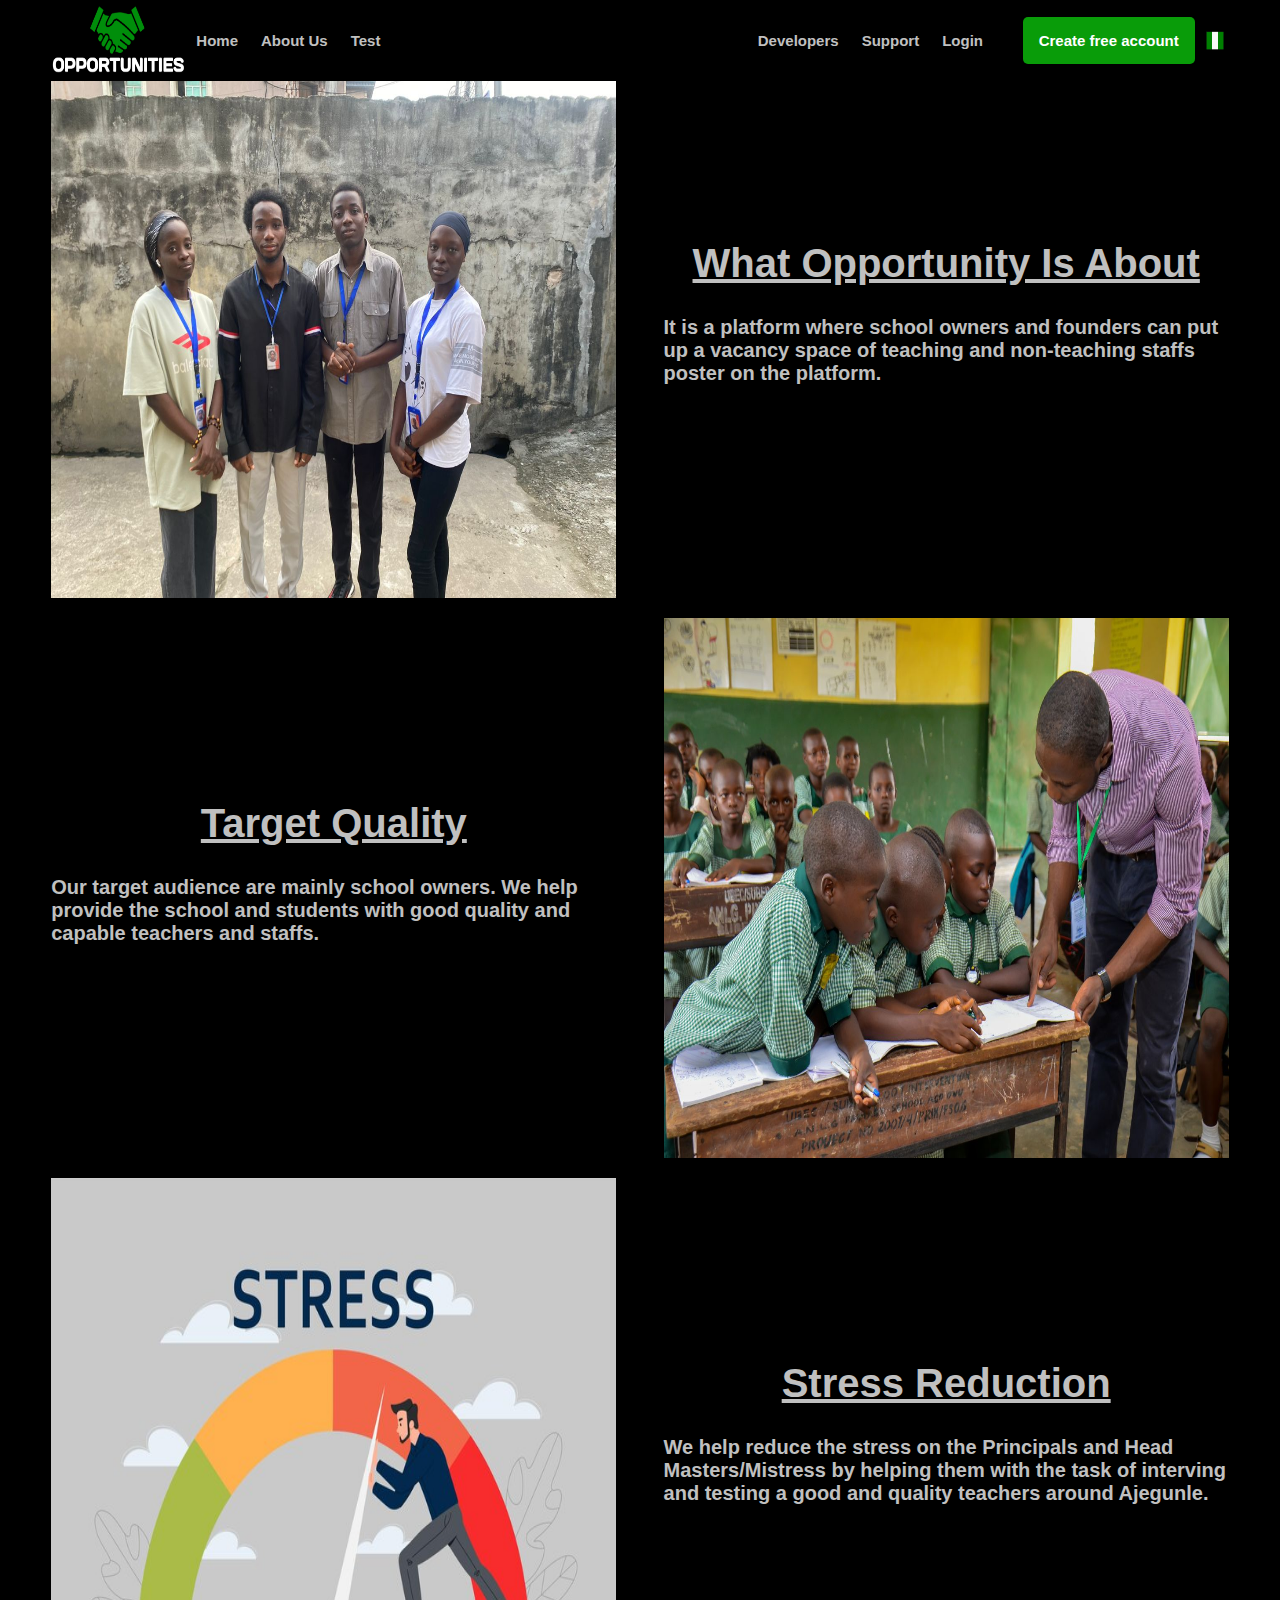
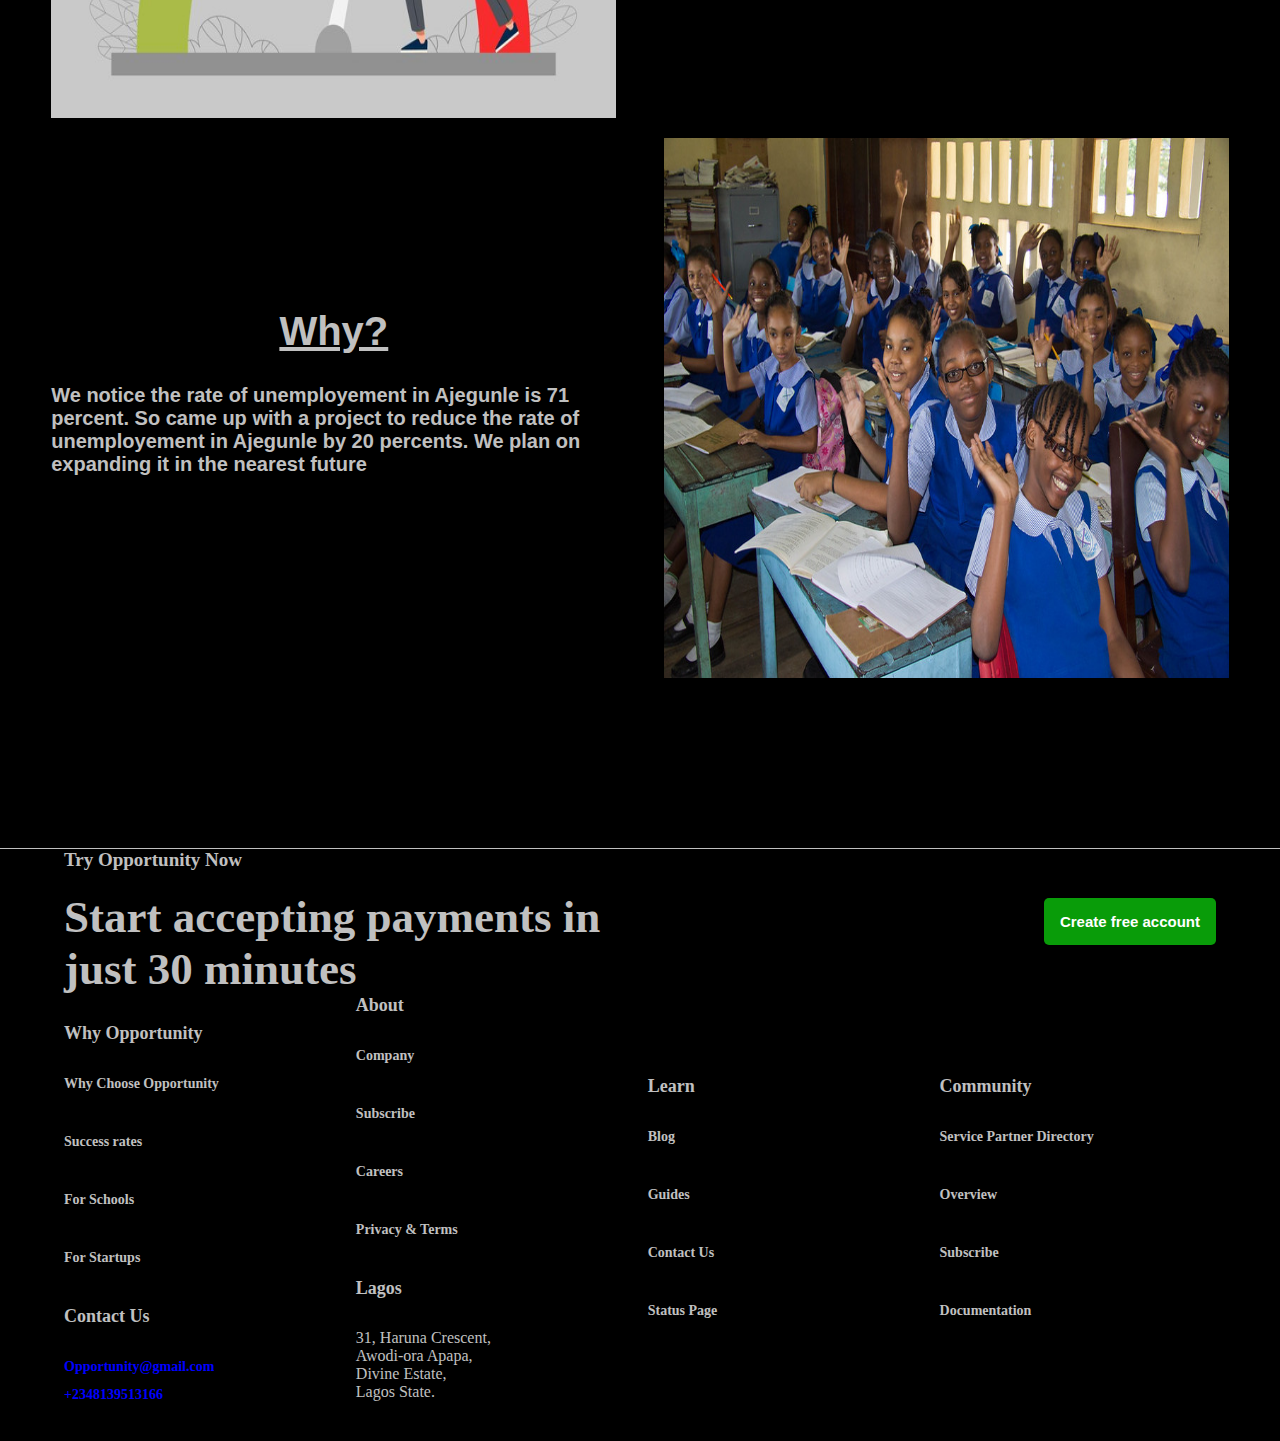
<file: About/index.html>
<!DOCTYPE html>
<html lang="en">
<head>
    <link rel="stylesheet" href="./index.css">
    <meta charset="UTF-8">
    <meta name="viewport" content="width=device-width, initial-scale=1.0">
    <title>About</title>
</head>
<body>
    <main class="Main">
        <header class="Header DropDown">
            <div class="Head-wrapper">
                <div class="Part1">
                    <div class="Logo"><img src="../FirstPhasePresentation/login/asset/logo.png" height="100%" width="100%" alt="Opportunity"></div>
                    <div class="First">
                        <a href="../Mainpage/index.html">Home</a>
                        <a href="../About/index.html">About Us</a>
                    
                        <a href="../Test/index.html ">Test</a>
                    </div>
                </div>
                <div class="Part2">
                    <div class="Second">
                        <a href="">Developers</a>
                        <a href="../FirstPhasePresentation/Support/index.html">Support</a>
                        <a href="../FirstPhasePresentation/login/index.html">Login</a>
                    </div>
                        <a class="Account" href="../FirstPhasePresentation/Sign up/indext.html">
                            <button class="But">Create free account</button>
                        </a>
                    <div class="Flag"><img src="../asset/IMG_9556-removebg-preview.png" height="50%" width="70%" alt=""></div>
                </div>
            </div>
        </header>
        <section class="Section">
            <div class="Section-wrapper">
                <div class="section1">
                    <div class="One"><img src="../asset/IMG-20240828-WA0090.jpg" height="100%" width="100%" alt=""></div>
                    <div class="Two">
                        <h1><u>What Opportunity Is About</u></h1>
                        <p>It is a platform where school owners and founders can put up a vacancy space of teaching and non-teaching staffs poster on the platform.</p>
                    </div>
                </div>
                <div class="section2">
                    <div class="One"><h1><u>Target Quality</u></h1>
                        <p>Our target audience are mainly school owners. We help provide the school and students with good quality and capable teachers and staffs.</p></div>
                    <div class="Two"><img src="../asset/Teach-For-Nigeria-Fellowship-Program-2023.jpg" height="100%" width="100%" alt=""></div>
                </div>
                <div class="section3">
                    <div class="One"><img src="../asset/reducing-stress-levels-concept_118813-2802.jpg" height="100%" width="100%" alt=""></div>
                    <div class="Two">
                        <h1><u>Stress Reduction</u></h1>
                        <p>We help reduce the stress on the Principals and Head Masters/Mistress by helping them with the task of interving and testing a good and quality teachers around Ajegunle.</p>
                    </div>
                </div>
                <div class="section4">
                    <div class="One"><h1><u>Why?</u></h1>
                    <p>We notice the rate of unemployement in Ajegunle is 71 percent. So came up with a project to reduce the rate of unemployement in Ajegunle by 20 percents. We plan on expanding it in the nearest future</p></div>
                    <div class="Two"><img src="../asset/School-Fees-in-Africa.jpg" height="100%" width="100%" alt=""></div>
                </div>
            </div>
        </section>
        <footer class="Footer">
            <div class="Footer-wrapper">
                <div class="Start">
                    <div class="Okay">
                        <div class="Try">Try Opportunity Now</div>
                        <div class="accept">Start accepting payments in just 30 minutes</div>
                    </div>
                    <a class="Account" href="../FirstPhasePresentation/Sign up/indext.html">
                        <button class="But">Create free account</button>
                    </a>
                </div>
                <div class="End">
                    <div class="Daddy">
                        <div class="Mommy">
                            <p>Why Opportunity</p>
                            <div class="Dd">
                                <a class="For" href="">Why Choose Opportunity</a>
                            </div>
                           <div class="Dd">
                            <a class="For" href="">Success rates</a>
                           </div>
                            <div class="Dd">
                                <a class="For" href="https://www.google.com/maps/dir/6.4490586,3.3524775/Morit+International+school,+Opposite+4+Iyalode+St,+LGA,+Ajegunle,+Lagos/@6.4501699,3.3493056,15z/data=!3m1!4b1!4m9!4m8!1m1!4e1!1m5!1m1!1s0x103b8bc42ac633bb:0x52212a0be0f66929!2m2!1d3.3504935!2d6.4555587?entry=ttu&g_ep=EgoyMDI0MDgyMS4wIKXMDSoASAFQAw%3D%3D">For Schools</a>
                            </div>
                            <div class="Dd">
                                <a class="For" href="">For Startups</a>
                            </div>
                            <p>Contact Us</p>
                            <div class="DD"><a class="For" href="">Opportunity@gmail.com</a></div>
                            <div class="DD"><a href="">+2348139513166</a></div>
                        </div>
                        <div class="Mommy">
                            <p>About</p>
                           <div class="Dd"> 
                            <a class="For" href="">Company</a>
                           </div>
                            <div class="Dd">
                                <a class="For" href="">Subscribe</a>
                            </div>
                            <div class="Dd">
                                <a class="For" href="">Careers</a>
                            </div>
                            <div class="Dd">
                                <a class="For" href="">Privacy & Terms</a>
                            </div>
                            <p>Lagos</p>
                            <div class="Dd">31, Haruna Crescent,<br />Awodi-ora Apapa,<br />Divine Estate,<br />Lagos State.</a></div>
                        </div>
                        <div class="Mommy">
                            <p>Learn</p>
                           <div class="Dd">
                            <a class="For" href="https://blogs.worldbank.org/en/home">Blog</a>
                           </div>
                            <div class="Dd">
                                <a class="For" href="">Guides</a>
                            </div>
                            <div class="Dd">
                                <a class="For" href="../FirstPhasePresentation/Support/index.html">Contact Us</a>
                            </div>
                           <div class="Dd">
                            <a class="For" href="">Status Page</a>
                           </div>
                        </div>
                        <div class="Mommy">
                            <p>Community</p>
                            <div class="Dd">
                                <a class="For" href="">Service Partner Directory</a>
                            </div>
                            <div class="Dd">
                                <a class="For" href="">Overview</a>
                            </div>
                            <div class="Dd">
                                <a class="For" href="">Subscribe</a>
                            </div>
                            <div class="Dd">
                                <a class="For" href="">Documentation</a>
                            </div>
                        </div>
                    </div>
                </div>
            </div>
        </footer>
    </main>
</body>
</html>
</file>
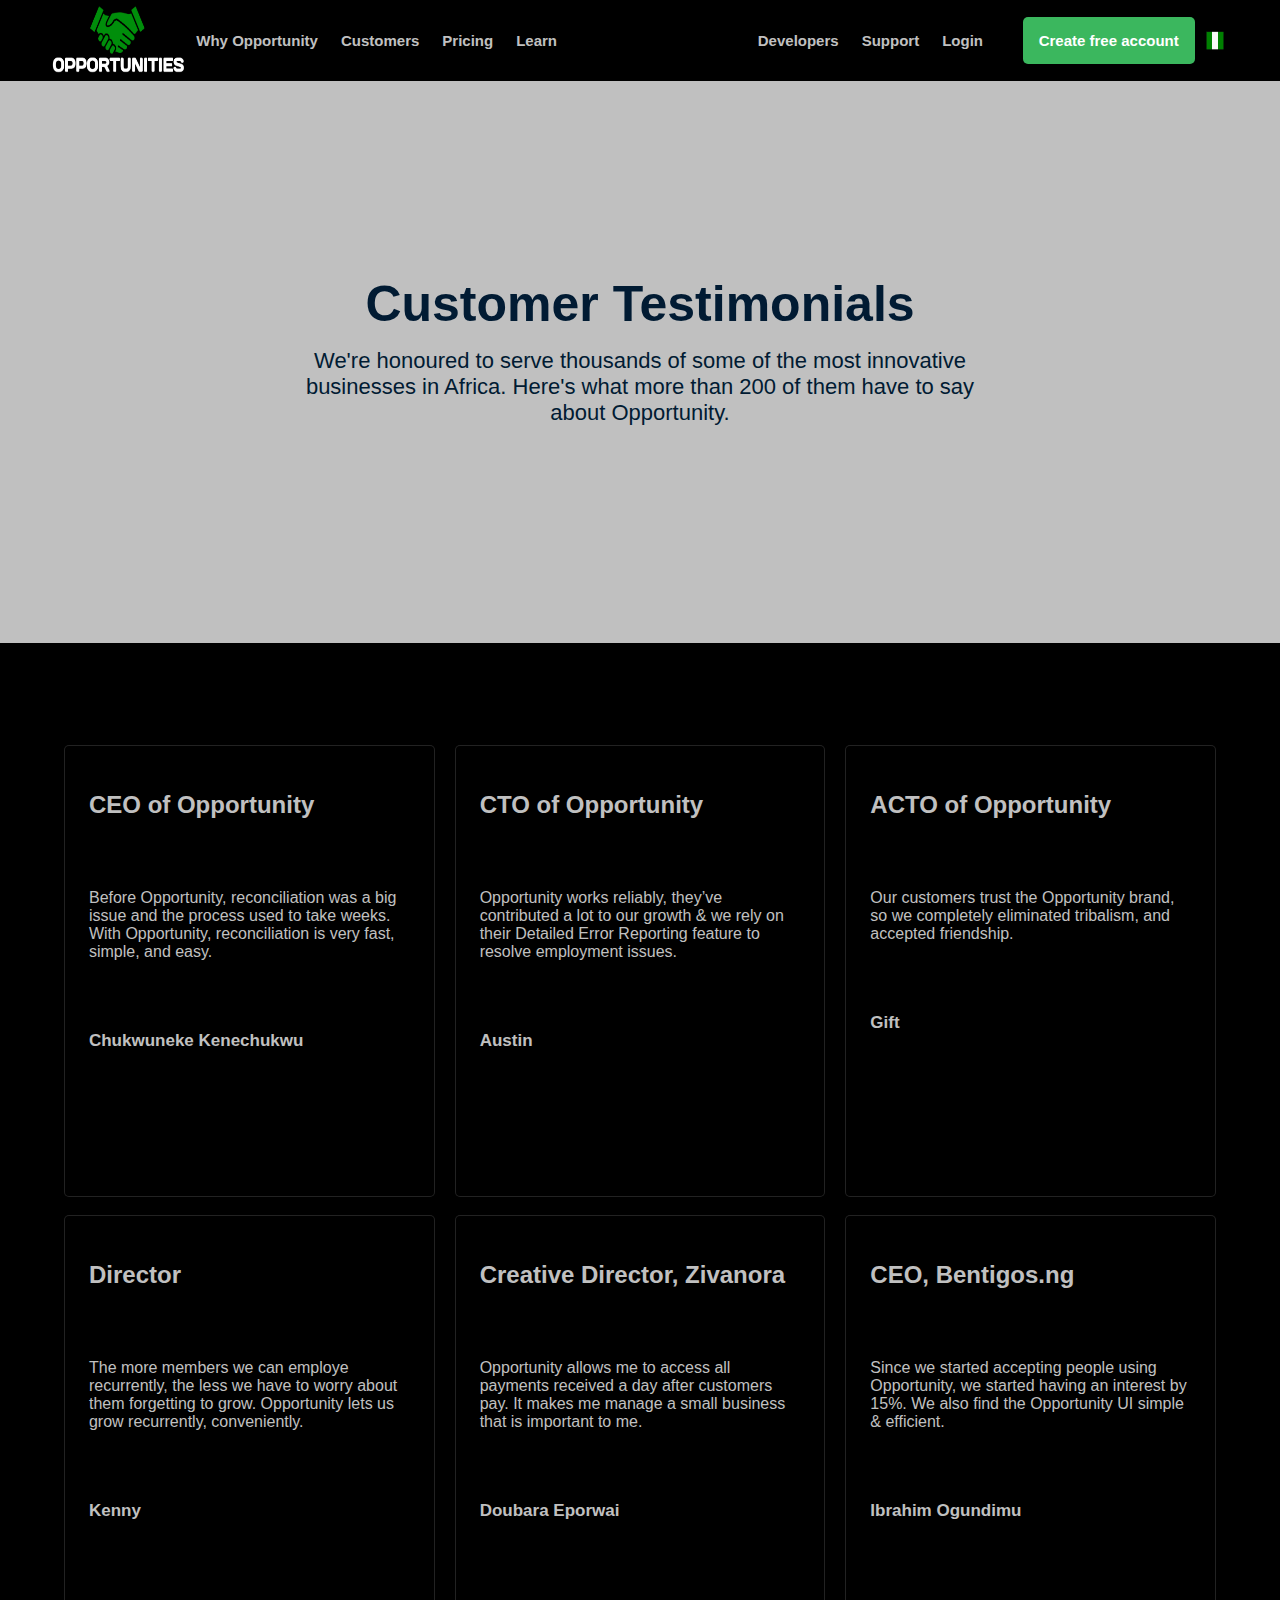
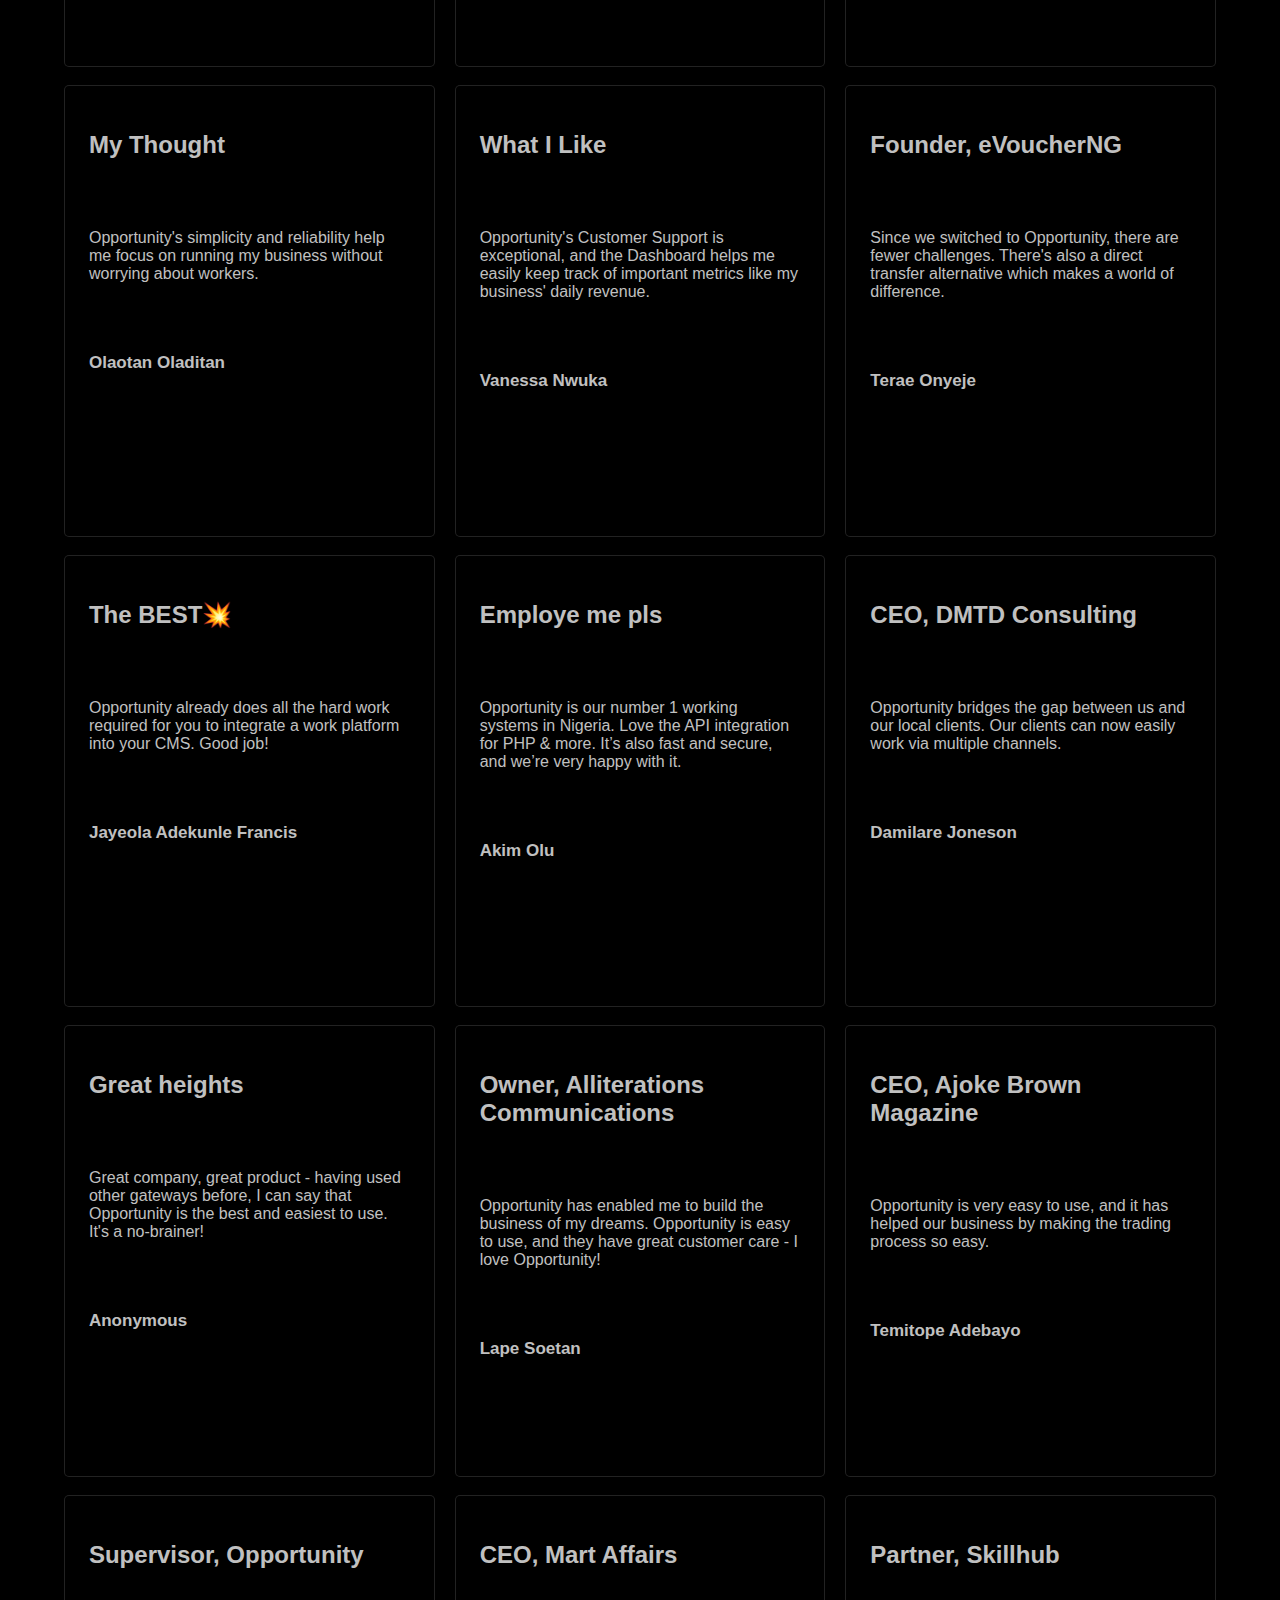
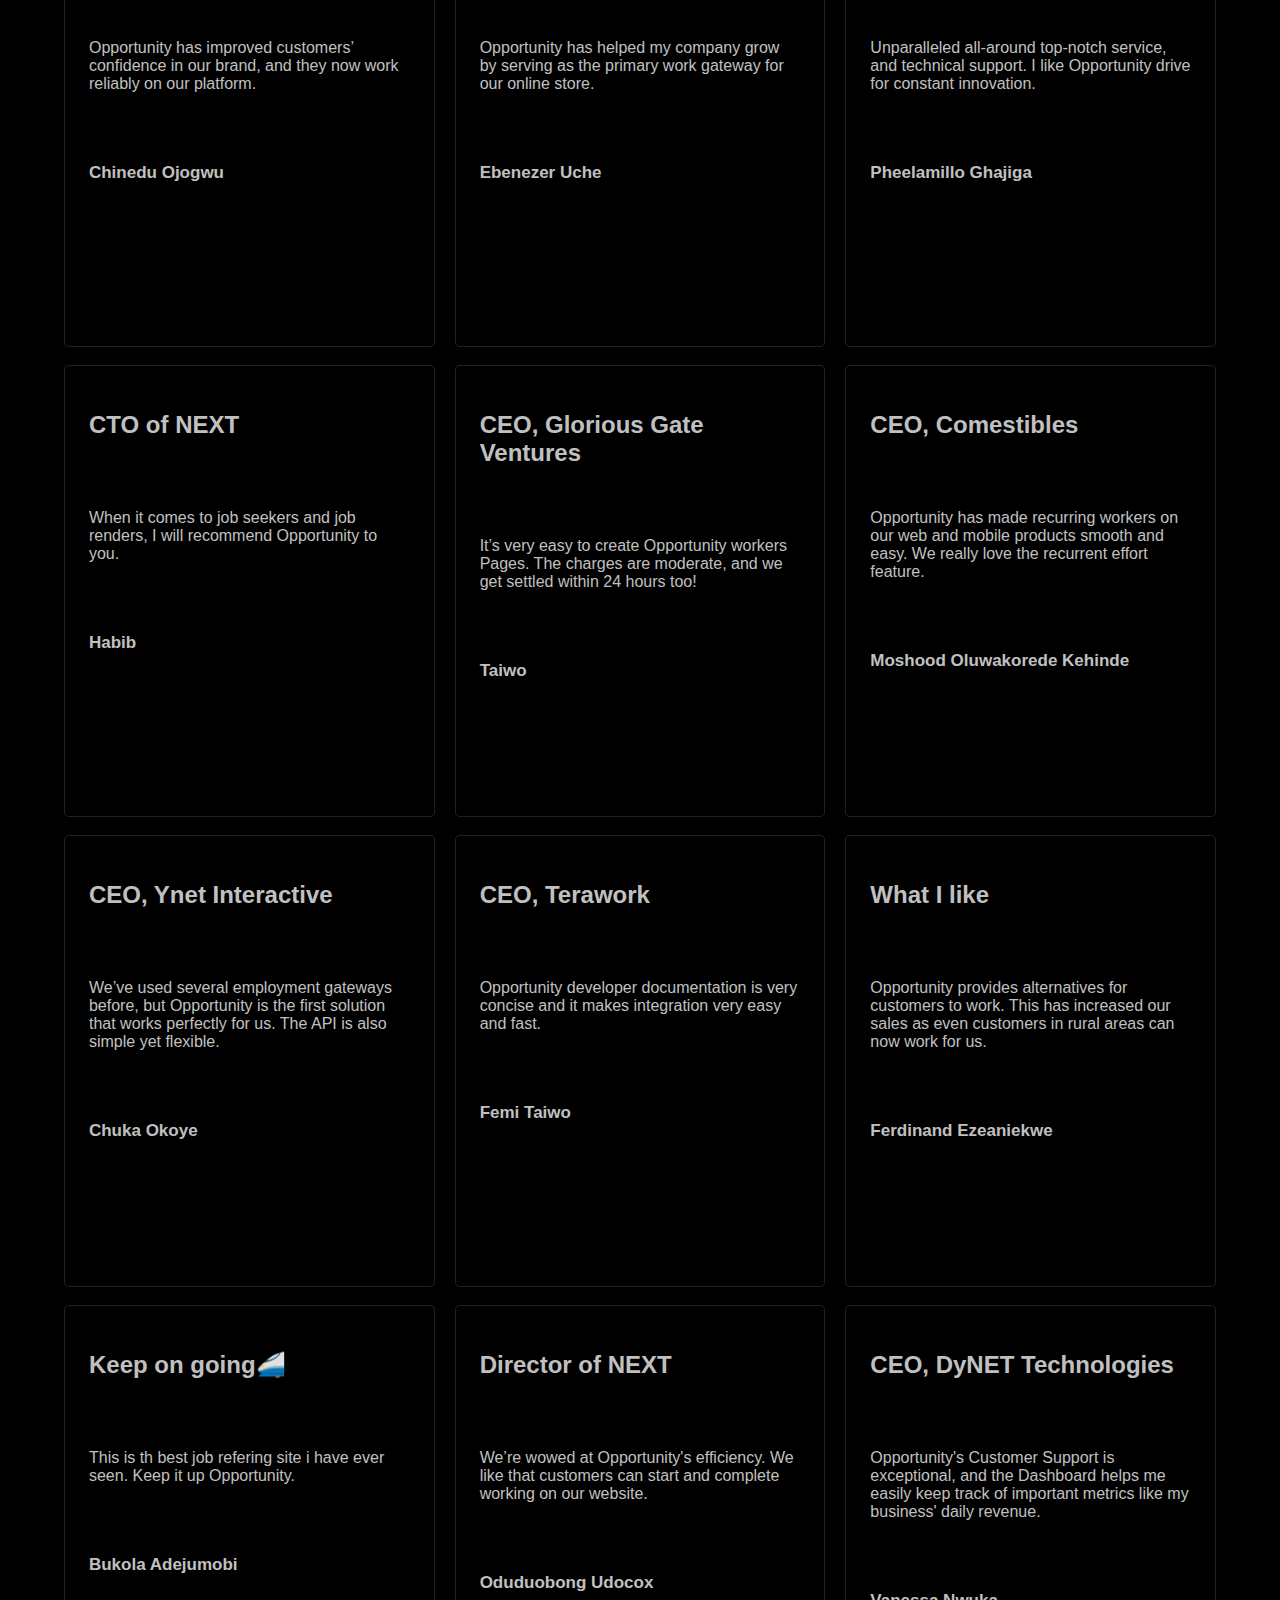
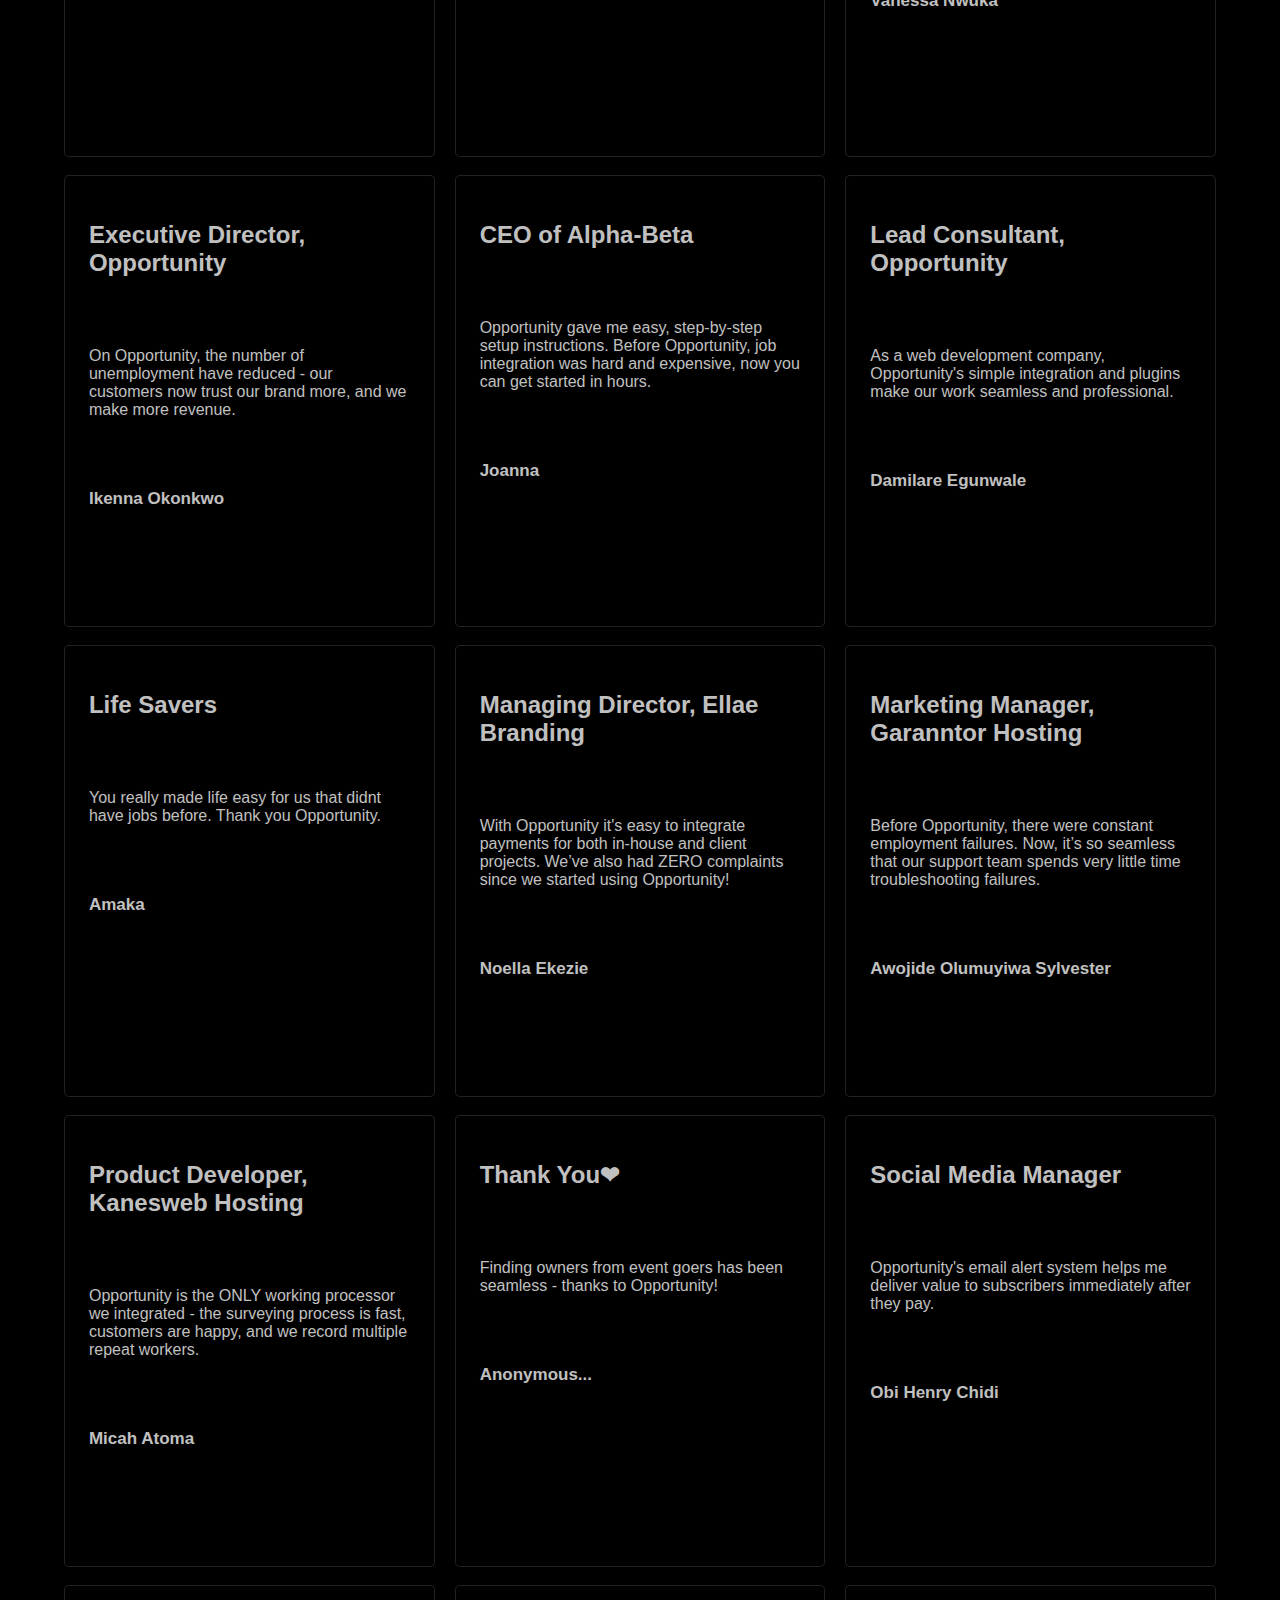
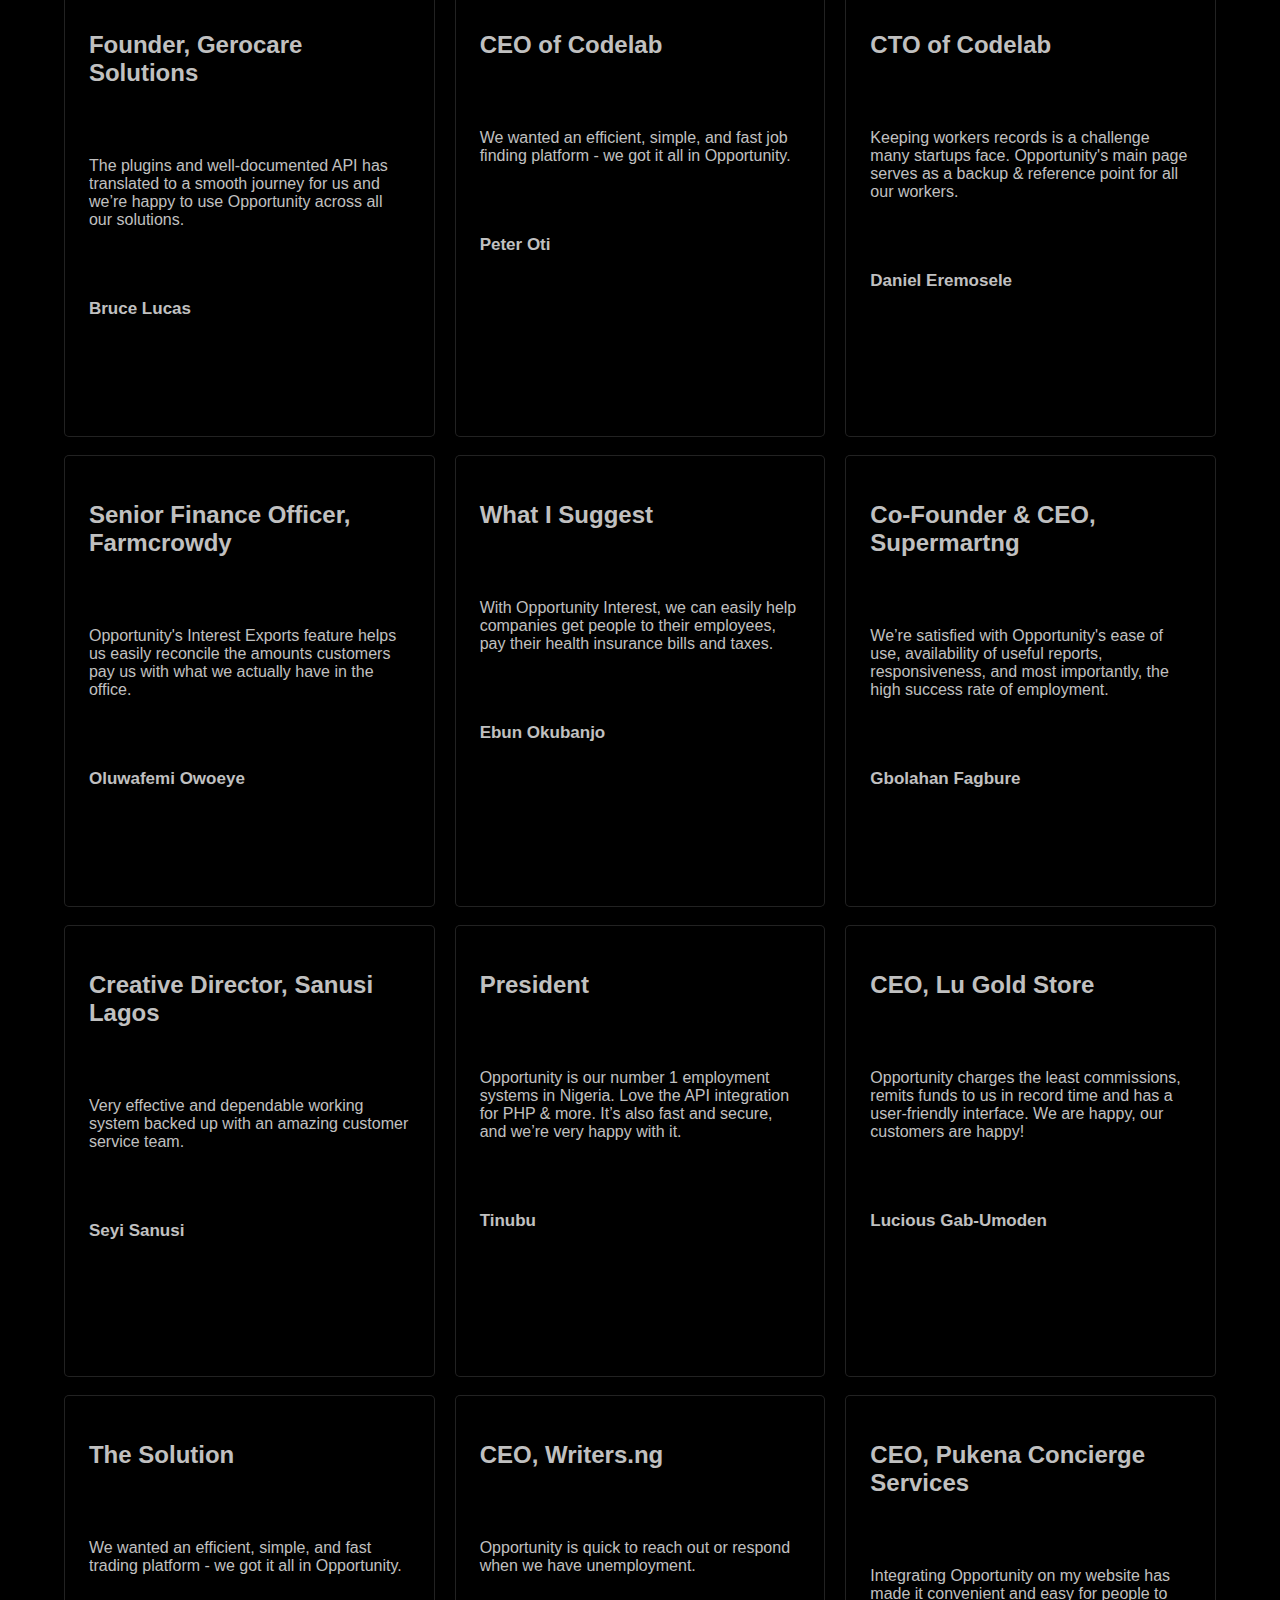
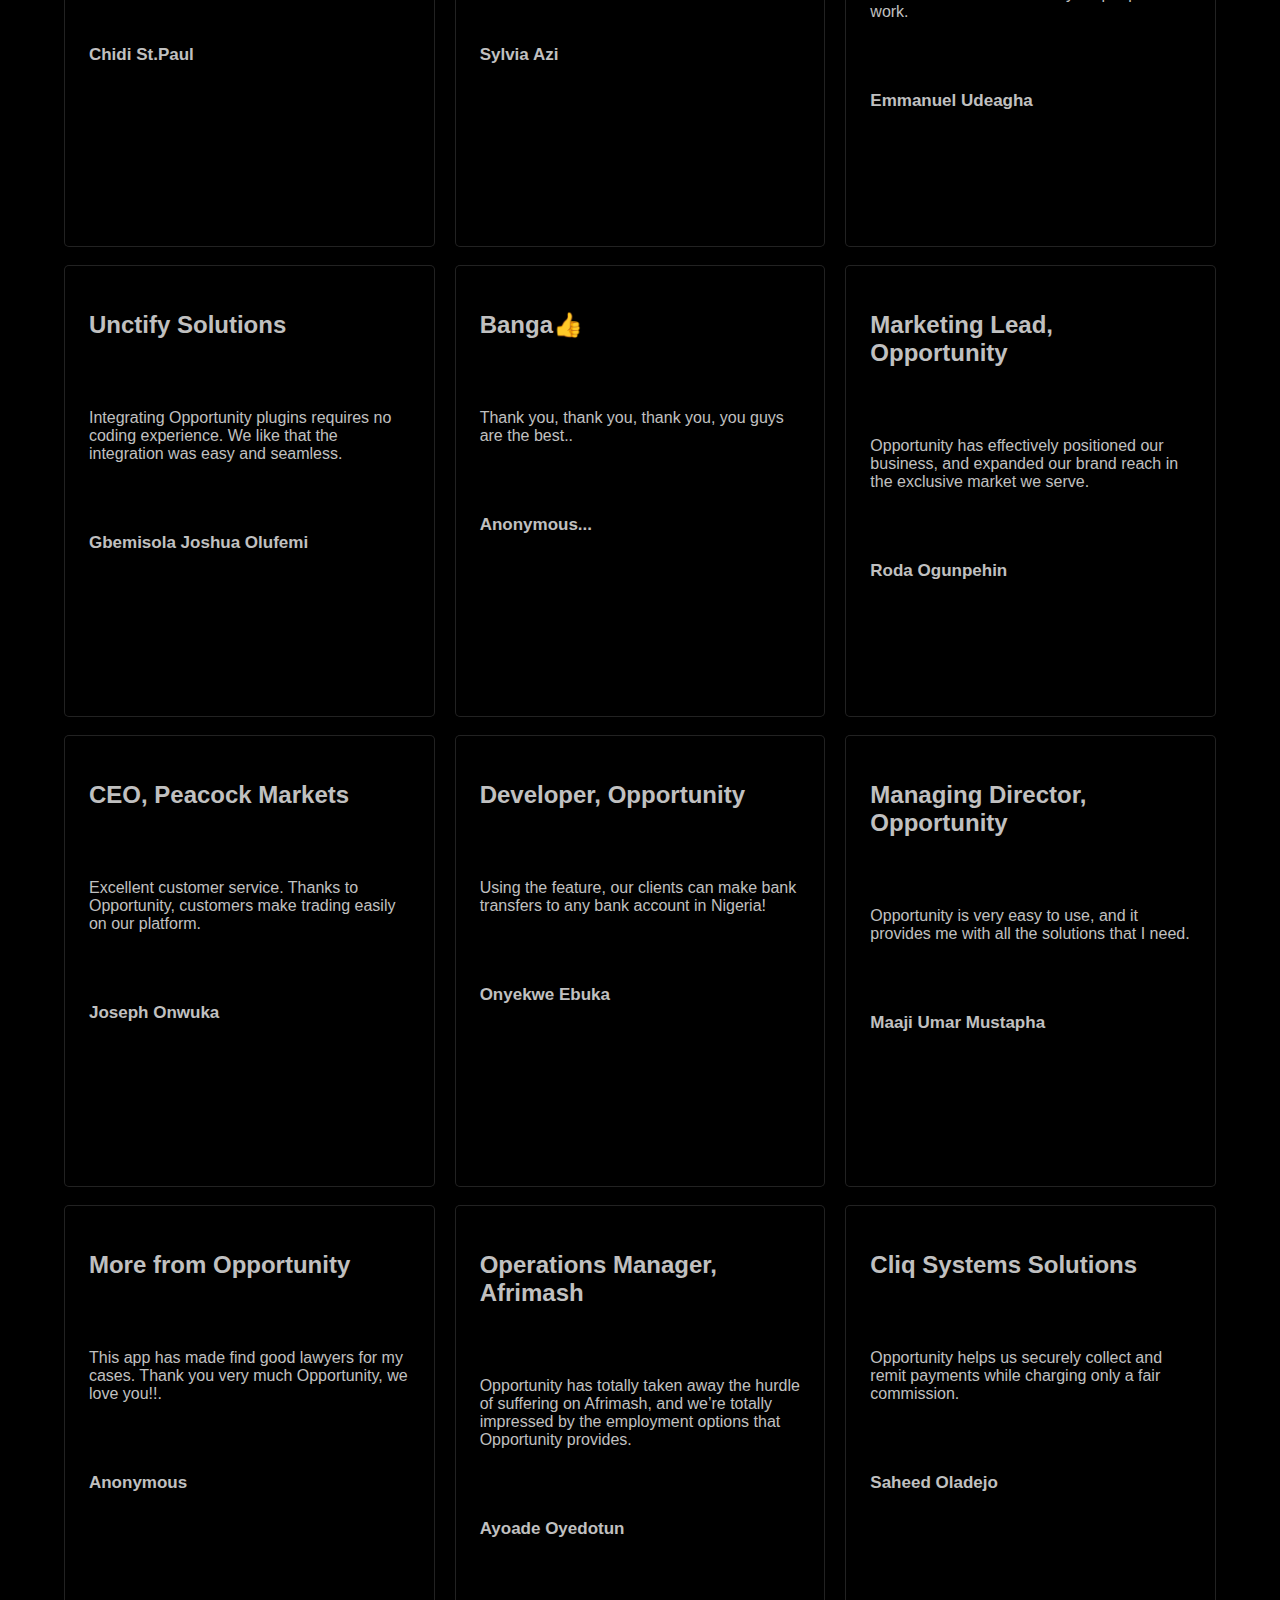
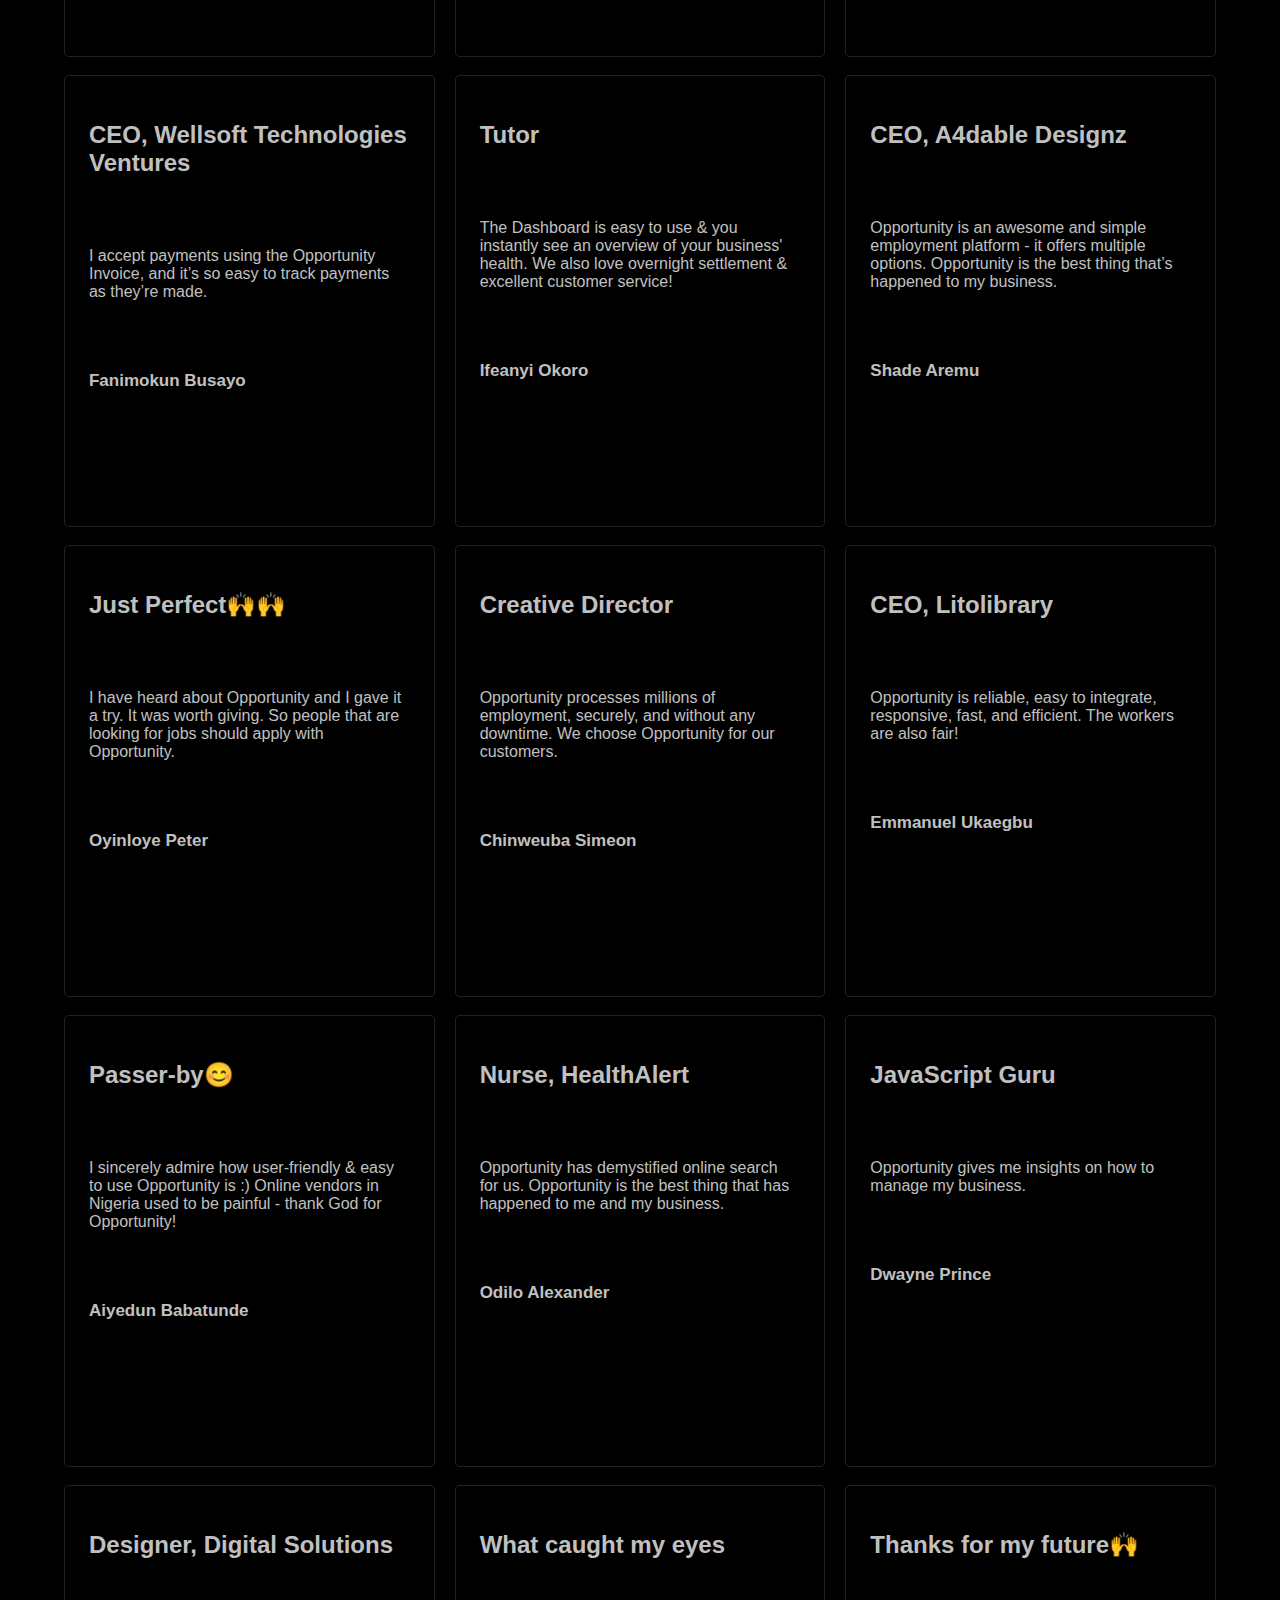
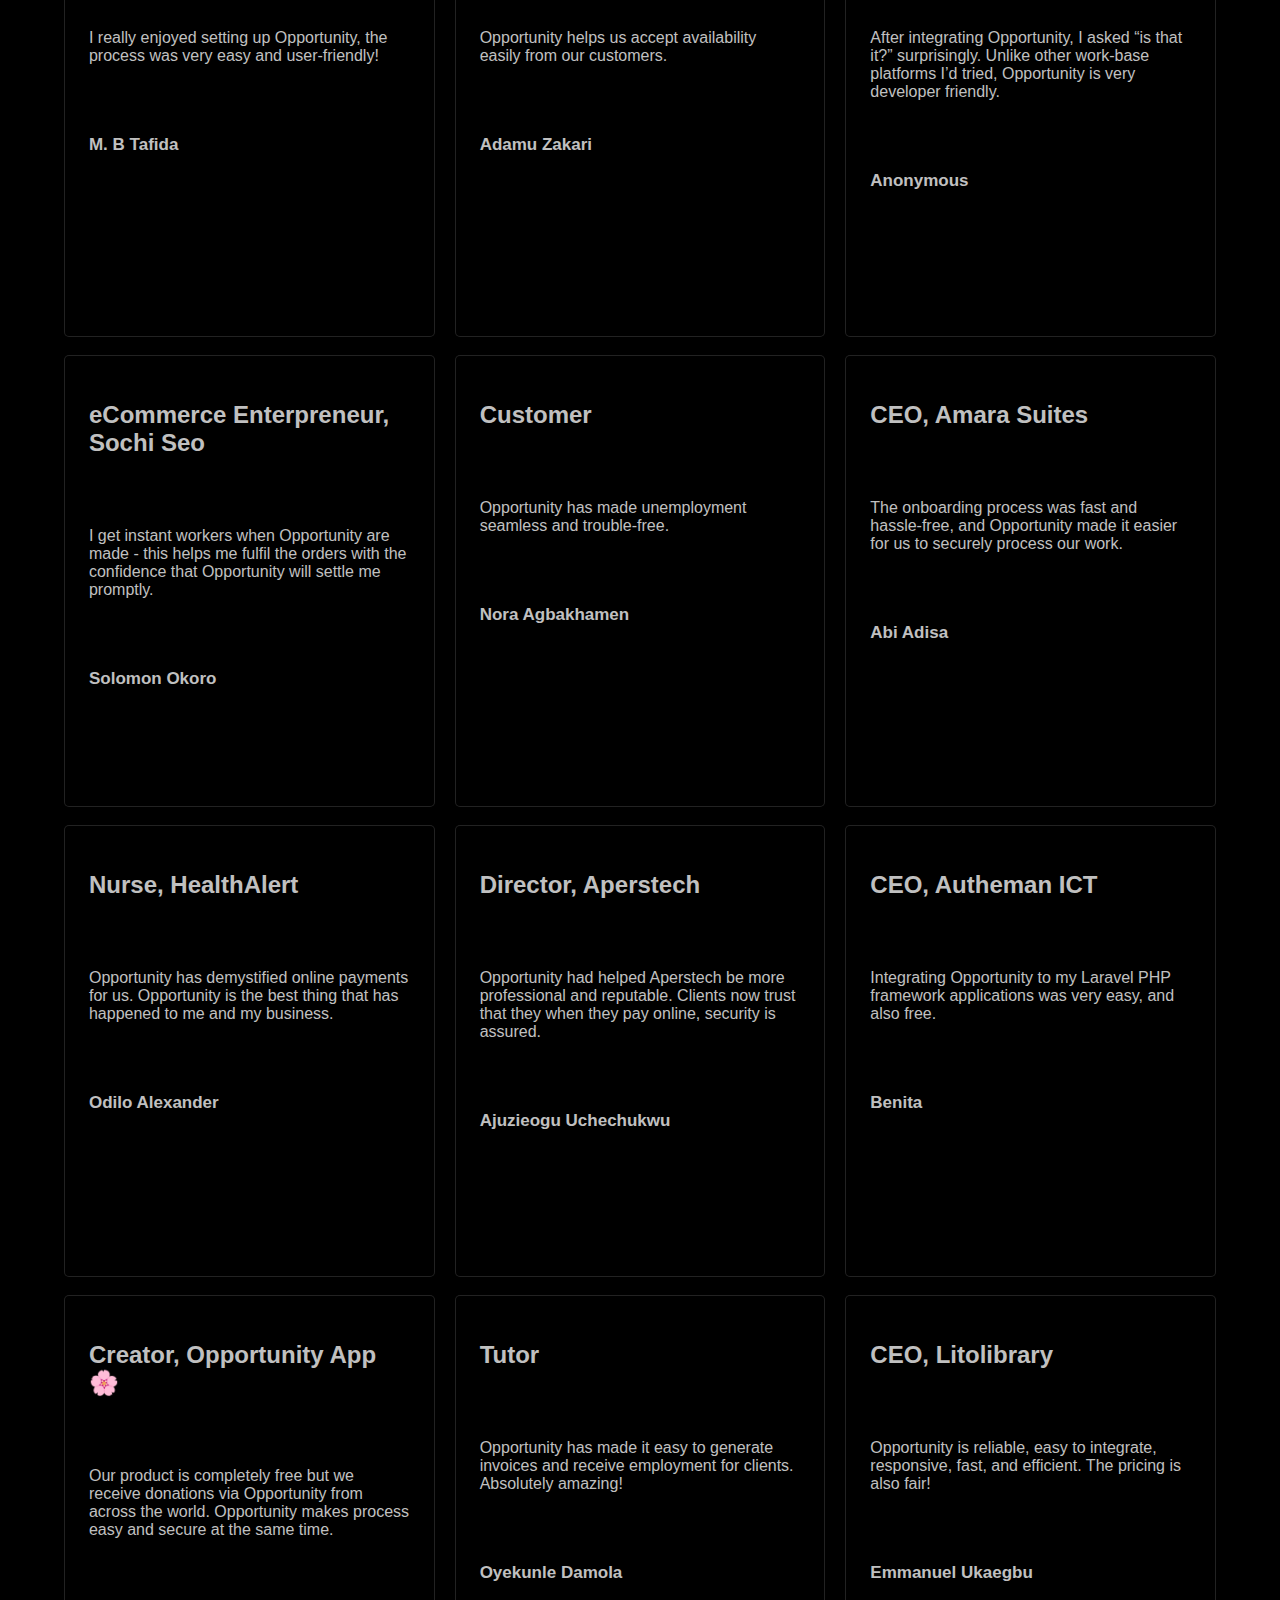
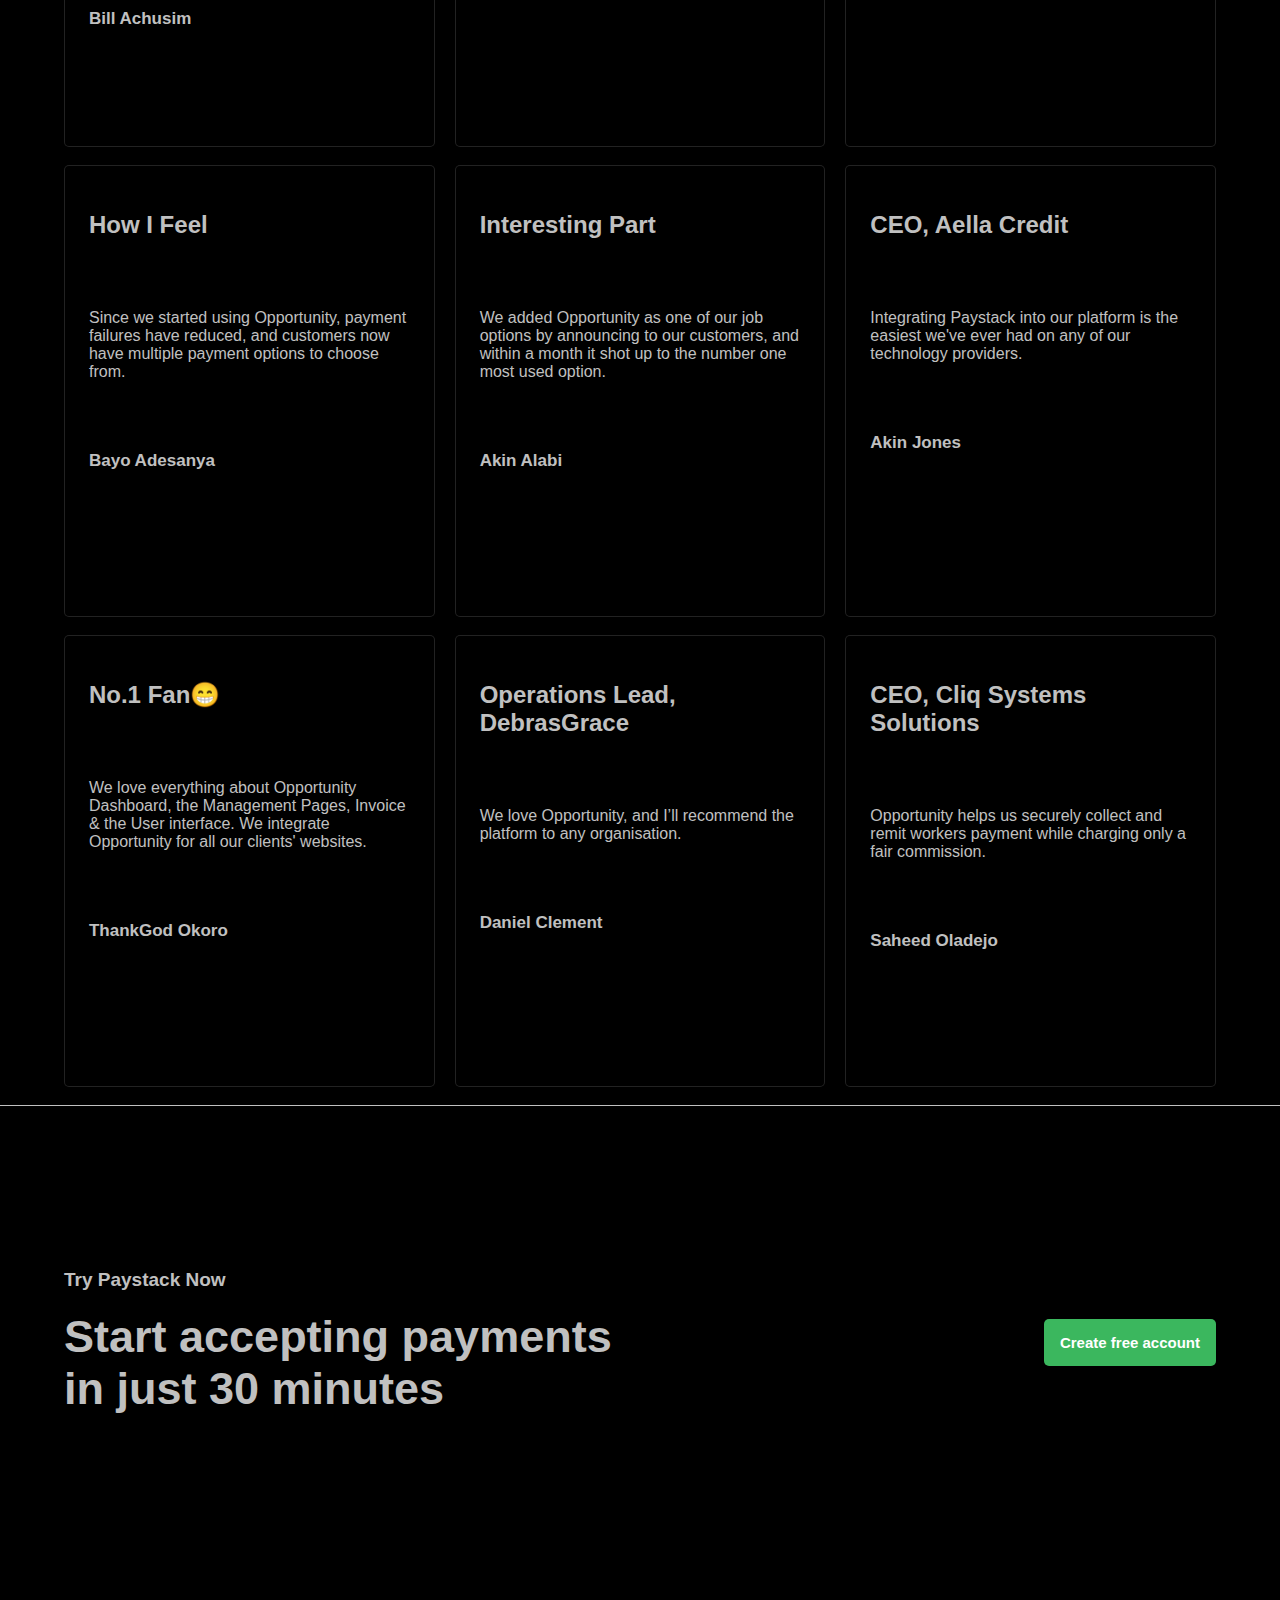
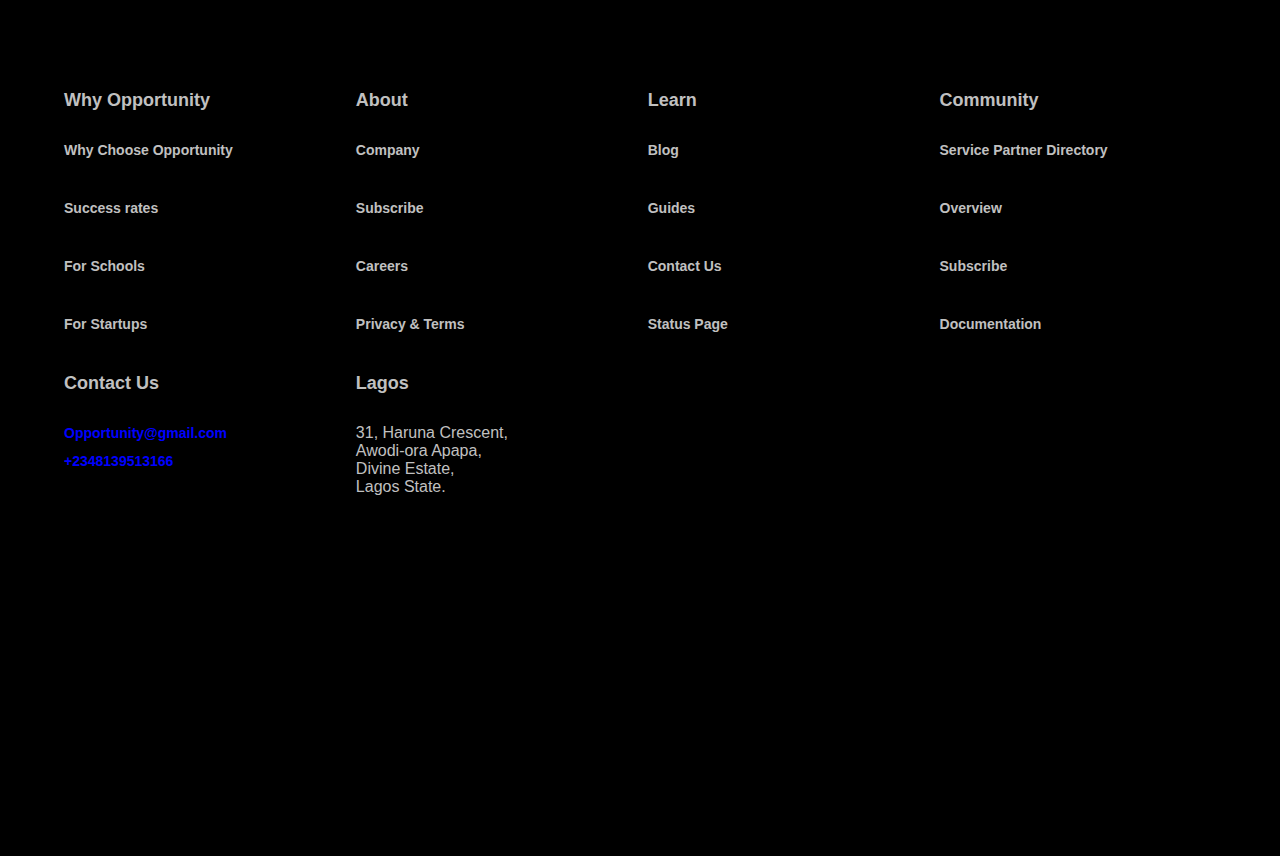
<file: Customers/index.html>
<!DOCTYPE html>
<html lang="en">
<head>
    <link rel="stylesheet" href="./index.css">
    <meta charset="UTF-8">
    <meta name="viewport" content="width=device-width, initial-scale=1.0">
    <title>Company</title>
    <link rel="shortcut icon" href="../asset/icon.png" type="k-icon">
</head>
<body>
    <main class="Main">
        <header class="Header DropDown">
            <div class="Head-wrapper">
                <div class="Part1">
                    <div class="Logo"><img src="../FirstPhasePresentation/login/asset/logo.png" height="100%" width="100%" alt="Opportunity"></div>
                    <div class="First">
                        <a href="">Why Opportunity</a>
                        <a href="../Customers/index.html">Customers</a>
                        <a href="">Pricing</a>
                        <a href="">Learn</a>
                    </div>
                </div>
                <div class="Part2">
                    <div class="Second">
                        <a href="">Developers</a>
                        <a href="../FirstPhasePresentation/Support/index.html">Support</a>
                        <a href="../FirstPhasePresentation/login/index.html">Login</a>
                    </div>
                        <a class="Account" href="../FirstPhasePresentation/Sign up/indext.html">
                            <button class="But">Create free account</button>
                        </a>
                    <div class="Flag"><img src="../asset/IMG_9556-removebg-preview.png" height="50%" width="70%" alt=""></div>
                </div>
            </div>
        </header>
        <section class="Section">
           <h1 class="Bounce">Customer Testimonials</h1>
           <p class="Bounce">We're honoured to serve thousands of some of the most innovative<br /> businesses in Africa. Here's what more than 200 of them have to say<br /> about Opportunity.
           </p>
        </section>
        <div class="Holder">
            <div class="Holder-wrapper">
                <div class="Column">
                    <div class="Row">
                        <div class="Row-holder">
                            <h2>CEO of Opportunity</h2>
                            <p>Before Opportunity, reconciliation was a big issue and the process used to take weeks. With Opportunity, reconciliation is very fast, simple, and easy.</p>
                            <div class="Dop">Chukwuneke Kenechukwu</div>
                        </div>
                    </div>
                    <div class="Row">
                        <div class="Row-holder">
                            <h2>CTO of Opportunity</h2>
                            <p>Opportunity works reliably, they’ve contributed a lot to our growth & we rely on their Detailed Error Reporting feature to resolve employment issues.</p>
                            <div class="Dop">Austin</div>
                        </div>
                    </div>
                    <div class="Row">
                        <div class="Row-holder">
                            <h2>ACTO of Opportunity</h2>
                            <p>Our customers trust the Opportunity brand, so we completely eliminated tribalism, and accepted friendship.</p>
                            <div class="Dop">Gift</div>
                        </div>
                    </div>
                </div>
                <div class="Column">
                    <div class="Row">
                        <div class="Row-holder">
                            <h2>Director</h2>
                            <p>The more members we can employe recurrently, the less we have to worry about them forgetting to grow. Opportunity lets us grow recurrently, conveniently.</p>
                            <div class="Dop">Kenny</div>
                        </div>
                    </div>
                    <div class="Row">
                        <div class="Row-holder">
                            <h2>Creative Director, Zivanora</h2>
                            <p>Opportunity allows me to access all payments received a day after customers pay. It makes me manage a small business that is important to me.</p>
                            <div class="Dop">Doubara Eporwai</div>
                        </div>
                    </div>
                    <div class="Row">
                        <div class="Row-holder">
                            <h2>CEO, Bentigos.ng</h2>
                            <p>Since we started accepting people using Opportunity, we started having an interest by 15%. We also find the Opportunity UI simple & efficient.</p>
                            <div class="Dop">Ibrahim Ogundimu</div>
                        </div>
                    </div>
                </div>
                <div class="Column">
                    <div class="Row">
                        <div class="Row-holder">
                            <h2>My Thought</h2>
                            <p>Opportunity's simplicity and reliability help me focus on running my business without worrying about workers.</p>
                            <div class="Dop">Olaotan Oladitan</div>
                        </div>
                    </div>
                    <div class="Row">
                        <div class="Row-holder">
                            <h2>What I Like</h2>
                            <p>Opportunity's Customer Support is exceptional, and the Dashboard helps me easily keep track of important metrics like my business' daily revenue.</p>
                            <div class="Dop">Vanessa Nwuka</div>
                        </div>
                    </div>
                    <div class="Row">
                        <div class="Row-holder">
                            <h2>Founder, eVoucherNG</h2>
                            <p>Since we switched to Opportunity, there are fewer challenges. There's also a direct transfer alternative which makes a world of difference.</p>
                            <div class="Dop">Terae Onyeje</div>
                        </div>
                    </div>
                </div>
                <div class="Column">
                    <div class="Row">
                        <div class="Row-holder">
                            <h2>The BEST💥</h2>
                            <p>Opportunity already does all the hard work required for you to integrate a work platform into your CMS. Good job!</p>
                            <div class="Dop">Jayeola Adekunle Francis</div>
                        </div>
                    </div>
                    <div class="Row">
                        <div class="Row-holder">
                            <h2>Employe me pls</h2>
                            <p>Opportunity is our number 1 working systems in Nigeria. Love the API integration for PHP & more. It’s also fast and secure, and we’re very happy with it.</p>
                            <div class="Dop">Akim Olu</div>
                        </div>
                    </div>
                    <div class="Row">
                        <div class="Row-holder">
                            <h2>CEO, DMTD Consulting</h2>
                            <p>Opportunity bridges the gap between us and our local clients. Our clients can now easily work via multiple channels.</p>
                            <div class="Dop">Damilare Joneson</div>
                        </div>
                    </div>
                </div>
                <div class="Column">
                    <div class="Row">
                        <div class="Row-holder">
                            <h2>Great heights</h2>
                            <p>Great company, great product - having used other gateways before, I can say that Opportunity is the best and easiest to use. It's a no-brainer!</p>
                            <div class="Dop">Anonymous</div>
                        </div>
                    </div>
                    <div class="Row">
                        <div class="Row-holder">
                            <h2>Owner, Alliterations Communications</h2>
                            <p>Opportunity has enabled me to build the business of my dreams. Opportunity is easy to use, and they have great customer care - I love Opportunity!</p>
                            <div class="Dop">Lape Soetan</div>
                        </div>
                    </div>
                    <div class="Row">
                        <div class="Row-holder">
                            <h2>CEO, Ajoke Brown Magazine</h2>
                            <p>Opportunity is very easy to use, and it has helped our business by making the trading process so easy.</p>
                            <div class="Dop">Temitope Adebayo</div>
                        </div>
                    </div>
                </div>
                <div class="Column">
                    <div class="Row">
                        <div class="Row-holder">
                            <h2>Supervisor, Opportunity</h2>
                            <p>Opportunity has improved customers’ confidence in our brand, and they now work reliably on our platform.</p>
                            <div class="Dop">Chinedu Ojogwu</div>
                        </div>
                    </div>
                    <div class="Row">
                        <div class="Row-holder">
                            <h2>CEO, Mart Affairs</h2>
                            <p>Opportunity has helped my company grow by serving as the primary work gateway for our online store.</p>
                            <div class="Dop">Ebenezer Uche</div>
                        </div>
                    </div>
                    <div class="Row">
                        <div class="Row-holder">
                            <h2>Partner, Skillhub</h2>
                            <p>Unparalleled all-around top-notch service, and technical support. I like Opportunity drive for constant innovation.</p>
                            <div class="Dop">Pheelamillo Ghajiga</div>
                        </div>
                    </div>
                </div>
                <div class="Column">
                    <div class="Row">
                        <div class="Row-holder">
                            <h2>CTO of NEXT</h2>
                            <p>When it comes to job seekers and job renders, I will recommend Opportunity to you.</p>
                            <div class="Dop">Habib</div>
                        </div>
                    </div>
                    <div class="Row">
                        <div class="Row-holder">
                            <h2>CEO, Glorious Gate Ventures</h2>
                            <p>It’s very easy to create Opportunity workers Pages. The charges are moderate, and we get settled within 24 hours too!</p>
                            <div class="Dop">Taiwo</div>
                        </div>
                    </div>
                    <div class="Row">
                        <div class="Row-holder">
                            <h2>CEO, Comestibles</h2>
                            <p>Opportunity has made recurring workers on our web and mobile products smooth and easy. We really love the recurrent effort feature.</p>
                            <div class="Dop">Moshood Oluwakorede Kehinde</div>
                        </div>
                    </div>
                </div>
                <div class="Column">
                    <div class="Row">
                        <div class="Row-holder">
                            <h2>CEO, Ynet Interactive</h2>
                            <p>We’ve used several employment gateways before, but Opportunity is the first solution that works perfectly for us. The API is also simple yet flexible.</p>
                            <div class="Dop">Chuka Okoye</div>
                        </div>
                    </div>
                    <div class="Row">
                        <div class="Row-holder">
                            <h2>CEO, Terawork</h2>
                            <p>Opportunity developer documentation is very concise and it makes integration very easy and fast.</p>
                            <div class="Dop">Femi Taiwo</div>
                        </div>
                    </div>
                    <div class="Row">
                        <div class="Row-holder">
                            <h2>What I like</h2>
                            <p>Opportunity provides alternatives for customers to work. This has increased our sales as even customers in rural areas can now work for us.</p>
                            <div class="Dop">Ferdinand Ezeaniekwe</div>
                        </div>
                    </div>
                </div>
                <div class="Column">
                    <div class="Row">
                        <div class="Row-holder">
                            <h2>Keep on going🚄</h2>
                            <p>This is th best job refering site i have ever seen. Keep it up Opportunity.</p>
                            <div class="Dop">Bukola Adejumobi</div>
                        </div>
                    </div>
                    <div class="Row">
                        <div class="Row-holder">
                            <h2>Director of NEXT</h2>
                            <p>We’re wowed at Opportunity's efficiency. We like that customers can start and complete working on our website.</p>
                            <div class="Dop">Oduduobong Udocox</div>
                        </div>
                    </div>
                    <div class="Row">
                        <div class="Row-holder">
                            <h2>CEO, DyNET Technologies</h2>
                            <p>Opportunity's Customer Support is exceptional, and the Dashboard helps me easily keep track of important metrics like my business' daily revenue.</p>
                            <div class="Dop">Vanessa Nwuka</div>
                        </div>
                    </div>
                </div>
                <div class="Column">
                    <div class="Row">
                        <div class="Row-holder">
                            <h2>Executive Director, Opportunity</h2>
                            <p>On Opportunity, the number of unemployment have reduced - our customers now trust our brand more, and we make more revenue.</p>
                            <div class="Dop">Ikenna Okonkwo</div>
                        </div>
                    </div>
                    <div class="Row">
                        <div class="Row-holder">
                            <h2>CEO of Alpha-Beta</h2>
                            <p>Opportunity gave me easy, step-by-step setup instructions. Before Opportunity, job integration was hard and expensive, now you can get started in hours.</p>
                            <div class="Dop">Joanna</div>
                        </div>
                    </div>
                    <div class="Row">
                        <div class="Row-holder">
                            <h2>Lead Consultant, Opportunity</h2>
                            <p>As a web development company, Opportunity's simple integration and plugins make our work seamless and professional.</p>
                            <div class="Dop">Damilare Egunwale</div>
                        </div>
                    </div>
                </div>
                <div class="Column">
                    <div class="Row">
                        <div class="Row-holder">
                            <h2>Life Savers</h2>
                            <p>You really made life easy for us that didnt have jobs before. Thank you Opportunity.</p>
                            <div class="Dop">Amaka</div>
                        </div>
                    </div>
                    <div class="Row">
                        <div class="Row-holder">
                            <h2>Managing Director, Ellae Branding</h2>
                            <p>With Opportunity it's easy to integrate payments for both in-house and client projects. We’ve also had ZERO complaints since we started using Opportunity!</p>
                            <div class="Dop">Noella Ekezie</div>
                        </div>
                    </div>
                    <div class="Row">
                        <div class="Row-holder">
                            <h2>Marketing Manager, Garanntor Hosting</h2>
                            <p>Before Opportunity, there were constant employment failures. Now, it’s so seamless that our support team spends very little time troubleshooting failures.</p>
                            <div class="Dop">Awojide Olumuyiwa Sylvester</div>
                        </div>
                    </div>
                </div>
                <div class="Column">
                    <div class="Row">
                        <div class="Row-holder">
                            <h2>Product Developer, Kanesweb Hosting</h2>
                            <p>Opportunity is the ONLY working processor we integrated - the surveying process is fast, customers are happy, and we record multiple repeat workers.</p>
                            <div class="Dop">Micah Atoma</div>
                        </div>
                    </div>
                    <div class="Row">
                        <div class="Row-holder">
                            <h2>Thank You❤</h2>
                            <p>Finding owners from event goers has been seamless - thanks to Opportunity!</p>
                            <div class="Dop">Anonymous...</div>
                        </div>
                    </div>
                    <div class="Row">
                        <div class="Row-holder">
                            <h2>Social Media Manager</h2>
                            <p>Opportunity's email alert system helps me deliver value to subscribers immediately after they pay.</p>
                            <div class="Dop">Obi Henry Chidi</div>
                        </div>
                    </div>
                </div>
                <div class="Column">
                    <div class="Row">
                        <div class="Row-holder">
                            <h2>Founder, Gerocare Solutions</h2>
                            <p>The plugins and well-documented API has translated to a smooth journey for us and we’re happy to use Opportunity across all our solutions.</p>
                            <div class="Dop">Bruce Lucas</div>
                        </div>
                    </div>
                    <div class="Row">
                        <div class="Row-holder">
                            <h2>CEO of Codelab</h2>
                            <p>We wanted an efficient, simple, and fast job finding platform - we got it all in Opportunity.</p>
                            <div class="Dop">Peter Oti</div>
                        </div>
                    </div>
                    <div class="Row">
                        <div class="Row-holder">
                            <h2>CTO of Codelab</h2>
                            <p>Keeping workers records is a challenge many startups face. Opportunity's main page serves as a backup & reference point for all our workers.</p>
                            <div class="Dop">Daniel Eremosele</div>
                        </div>
                    </div>
                </div>
                <div class="Column">
                    <div class="Row">
                        <div class="Row-holder">
                            <h2>Senior Finance Officer, Farmcrowdy</h2>
                            <p>Opportunity's Interest Exports feature helps us easily reconcile the amounts customers pay us with what we actually have in the office.</p>
                            <div class="Dop">Oluwafemi Owoeye</div>
                        </div>
                    </div>
                    <div class="Row">
                        <div class="Row-holder">
                            <h2>What I Suggest</h2>
                            <p>With Opportunity Interest, we can easily help companies get people to their employees, pay their health insurance bills and taxes.</p>
                            <div class="Dop">Ebun Okubanjo</div>
                        </div>
                    </div>
                    <div class="Row">
                        <div class="Row-holder">
                            <h2>Co-Founder & CEO, Supermartng</h2>
                            <p>We’re satisfied with Opportunity's ease of use, availability of useful reports, responsiveness, and most importantly, the high success rate of employment.</p>
                            <div class="Dop">Gbolahan Fagbure</div>
                        </div>
                    </div>
                </div>
                <div class="Column">
                    <div class="Row">
                        <div class="Row-holder">
                            <h2>Creative Director, Sanusi Lagos</h2>
                            <p>Very effective and dependable working system backed up with an amazing customer service team.</p>
                            <div class="Dop">Seyi Sanusi</div>
                        </div>
                    </div>
                    <div class="Row">
                        <div class="Row-holder">
                            <h2>President</h2>
                            <p>Opportunity is our number 1 employment systems in Nigeria. Love the API integration for PHP & more. It’s also fast and secure, and we’re very happy with it.</p>
                            <div class="Dop">Tinubu</div>
                        </div>
                    </div>
                    <div class="Row">
                        <div class="Row-holder">
                            <h2>CEO, Lu Gold Store</h2>
                            <p>Opportunity charges the least commissions, remits funds to us in record time and has a user-friendly interface. We are happy, our customers are happy!</p>
                            <div class="Dop">Lucious Gab-Umoden</div>
                        </div>
                    </div>
                </div>
                <div class="Column">
                    <div class="Row">
                        <div class="Row-holder">
                            <h2>The Solution</h2>
                            <p>We wanted an efficient, simple, and fast trading platform - we got it all in Opportunity.</p>
                            <div class="Dop">Chidi St.Paul</div>
                        </div>
                    </div>
                    <div class="Row">
                        <div class="Row-holder">
                            <h2>CEO, Writers.ng</h2>
                            <p>Opportunity is quick to reach out or respond when we have unemployment.</p>
                            <div class="Dop">Sylvia Azi</div>
                        </div>
                    </div>
                    <div class="Row">
                        <div class="Row-holder">
                            <h2>CEO, Pukena Concierge Services</h2>
                            <p>Integrating Opportunity on my website has made it convenient and easy for people to work.</p>
                            <div class="Dop">Emmanuel Udeagha</div>
                        </div>
                    </div>
                </div>
                <div class="Column">
                    <div class="Row">
                        <div class="Row-holder">
                            <h2>Unctify Solutions</h2>
                            <p>Integrating Opportunity plugins requires no coding experience. We like that the integration was easy and seamless.</p>
                            <div class="Dop">Gbemisola Joshua Olufemi</div>
                        </div>
                    </div>
                    <div class="Row">
                        <div class="Row-holder">
                            <h2>Banga👍</h2>
                            <p>Thank you, thank you, thank you, you guys are the best..</p>
                            <div class="Dop">Anonymous...</div>
                        </div>
                    </div>
                    <div class="Row">
                        <div class="Row-holder">
                            <h2>Marketing Lead, Opportunity</h2>
                            <p>Opportunity has effectively positioned our business, and expanded our brand reach in the exclusive market we serve.</p>
                            <div class="Dop">Roda Ogunpehin</div>
                        </div>
                    </div>
                </div>
                <div class="Column">
                    <div class="Row">
                        <div class="Row-holder">
                            <h2>CEO, Peacock Markets</h2>
                            <p>Excellent customer service. Thanks to Opportunity, customers make trading easily on our platform.</p>
                            <div class="Dop">Joseph Onwuka</div>
                        </div>
                    </div>
                    <div class="Row">
                        <div class="Row-holder">
                            <h2>Developer, Opportunity</h2>
                            <p>Using the feature, our clients can make bank transfers to any bank account in Nigeria!</p>
                            <div class="Dop">Onyekwe Ebuka</div>
                        </div>
                    </div>
                    <div class="Row">
                        <div class="Row-holder">
                            <h2>Managing Director, Opportunity</h2>
                            <p>Opportunity is very easy to use, and it provides me with all the solutions that I need.</p>
                            <div class="Dop">Maaji Umar Mustapha</div>
                        </div>
                    </div>
                </div>
                <div class="Column">
                    <div class="Row">
                        <div class="Row-holder">
                            <h2>More from Opportunity</h2>
                            <p>This app has made find good lawyers for my cases. Thank you very much Opportunity, we love you!!.</p>
                            <div class="Dop">Anonymous</div>
                        </div>
                    </div>
                    <div class="Row">
                        <div class="Row-holder">
                            <h2>Operations Manager, Afrimash</h2>
                            <p>Opportunity has totally taken away the hurdle of suffering on Afrimash, and we’re totally impressed by the employment options that Opportunity provides.</p>
                            <div class="Dop">Ayoade Oyedotun</div>
                        </div>
                    </div>
                    <div class="Row">
                        <div class="Row-holder">
                            <h2>Cliq Systems Solutions</h2>
                            <p>Opportunity helps us securely collect and remit payments while charging only a fair commission.</p>
                            <div class="Dop">Saheed Oladejo</div>
                        </div>
                    </div>
                </div>
                <div class="Column">
                    <div class="Row">
                        <div class="Row-holder">
                            <h2>CEO, Wellsoft Technologies Ventures</h2>
                            <p>I accept payments using the Opportunity Invoice, and it’s so easy to track payments as they’re made.</p>
                            <div class="Dop">Fanimokun Busayo</div>
                        </div>
                    </div>
                    <div class="Row">
                        <div class="Row-holder">
                            <h2>Tutor</h2>
                            <p>The Dashboard is easy to use & you instantly see an overview of your business' health. We also love overnight settlement & excellent customer service!</p>
                            <div class="Dop">Ifeanyi Okoro</div>
                        </div>
                    </div>
                    <div class="Row">
                        <div class="Row-holder">
                            <h2>CEO, A4dable Designz</h2>
                            <p>Opportunity is an awesome and simple employment platform - it offers multiple options. Opportunity is the best thing that’s happened to my business.</p>
                            <div class="Dop">Shade Aremu</div>
                        </div>
                    </div>
                </div>
                <div class="Column">
                    <div class="Row">
                        <div class="Row-holder">
                            <h2>Just Perfect🙌🙌</h2>
                            <p>I have heard about Opportunity and I gave it a try. It was worth giving. So people that are looking for jobs should apply with Opportunity.</p>
                            <div class="Dop">Oyinloye Peter</div>
                        </div>
                    </div>
                    <div class="Row">
                        <div class="Row-holder">
                            <h2>Creative Director</h2>
                            <p>Opportunity processes millions of employment, securely, and without any downtime. We choose Opportunity for our customers.</p>
                            <div class="Dop">Chinweuba Simeon</div>
                        </div>
                    </div>
                    <div class="Row">
                        <div class="Row-holder">
                            <h2>CEO, Litolibrary</h2>
                            <p>Opportunity is reliable, easy to integrate, responsive, fast, and efficient. The workers are also fair!</p>
                            <div class="Dop">Emmanuel Ukaegbu</div>
                        </div>
                    </div>
                </div>
                <div class="Column">
                    <div class="Row">
                        <div class="Row-holder">
                            <h2>Passer-by😊</h2>
                            <p>I sincerely admire how user-friendly & easy to use Opportunity is :) Online vendors in Nigeria used to be painful - thank God for Opportunity!</p>
                            <div class="Dop">Aiyedun Babatunde</div>
                        </div>
                    </div>
                    <div class="Row">
                        <div class="Row-holder">
                            <h2>Nurse, HealthAlert</h2>
                            <p>Opportunity has demystified online search for us. Opportunity is the best thing that has happened to me and my business.</p>
                            <div class="Dop">Odilo Alexander</div>
                        </div>
                    </div>
                    <div class="Row">
                        <div class="Row-holder">
                            <h2>JavaScript Guru</h2>
                            <p>Opportunity gives me insights on how to manage my business.</p>
                            <div class="Dop">Dwayne Prince</div>
                        </div>
                    </div>
                </div>
                <div class="Column">
                    <div class="Row">
                        <div class="Row-holder">
                            <h2>Designer, Digital Solutions</h2>
                            <p>I really enjoyed setting up Opportunity, the process was very easy and user-friendly!</p>
                            <div class="Dop">M. B Tafida</div>
                        </div>
                    </div>
                    <div class="Row">
                        <div class="Row-holder">
                            <h2>What caught my eyes</h2>
                            <p>Opportunity helps us accept availability easily from our customers.</p>
                            <div class="Dop">Adamu Zakari</div>
                        </div>
                    </div>
                    <div class="Row">
                        <div class="Row-holder">
                            <h2>Thanks for my future🙌</h2>
                            <p>After integrating Opportunity, I asked “is that it?” surprisingly. Unlike other work-base platforms I’d tried, Opportunity is very developer friendly.</p>
                            <div class="Dop">Anonymous</div>
                        </div>
                    </div>
                </div>
                <div class="Column">
                    <div class="Row">
                        <div class="Row-holder">
                            <h2>eCommerce Enterpreneur, Sochi Seo</h2>
                            <p>I get instant workers when Opportunity are made - this helps me fulfil the orders with the confidence that Opportunity will settle me promptly.</p>
                            <div class="Dop">Solomon Okoro</div>
                        </div>
                    </div>
                    <div class="Row">
                        <div class="Row-holder">
                            <h2>Customer</h2>
                            <p>Opportunity has made unemployment seamless and trouble-free.</p>
                            <div class="Dop">Nora Agbakhamen</div>
                        </div>
                    </div>
                    <div class="Row">
                        <div class="Row-holder">
                            <h2>CEO, Amara Suites</h2>
                            <p>The onboarding process was fast and hassle-free, and Opportunity made it easier for us to securely process our work.</p>
                            <div class="Dop">Abi Adisa</div>
                        </div>
                    </div>
                </div>
                <div class="Column">
                    <div class="Row">
                        <div class="Row-holder">
                            <h2>Nurse, HealthAlert</h2>
                            <p>Opportunity has demystified online payments for us. Opportunity is the best thing that has happened to me and my business.</p>
                            <div class="Dop">Odilo Alexander</div>
                        </div>
                    </div>
                    <div class="Row">
                        <div class="Row-holder">
                            <h2>Director, Aperstech</h2>
                            <p>Opportunity had helped Aperstech be more professional and reputable. Clients now trust that they when they pay online, security is assured.</p>
                            <div class="Dop">Ajuzieogu Uchechukwu</div>
                        </div>
                    </div>
                    <div class="Row">
                        <div class="Row-holder">
                            <h2>CEO, Autheman ICT</h2>
                            <p>Integrating Opportunity to my Laravel PHP framework applications was very easy, and also free.</p>
                            <div class="Dop">Benita</div>
                        </div>
                    </div>
                </div>
                <div class="Column">
                    <div class="Row">
                        <div class="Row-holder">
                            <h2>Creator, Opportunity App 🌸</h2>
                            <p>Our product is completely free but we receive donations via Opportunity from across the world. Opportunity makes process easy and secure at the same time.</p>
                            <div class="Dop">Bill Achusim</div>
                        </div>
                    </div>
                    <div class="Row">
                        <div class="Row-holder">
                            <h2>Tutor</h2>
                            <p>Opportunity has made it easy to generate invoices and receive employment for clients. Absolutely amazing!</p>
                            <div class="Dop">Oyekunle Damola</div>
                        </div>
                    </div>
                    <div class="Row">
                        <div class="Row-holder">
                            <h2>CEO, Litolibrary</h2>
                            <p>Opportunity is reliable, easy to integrate, responsive, fast, and efficient. The pricing is also fair!</p>
                            <div class="Dop">Emmanuel Ukaegbu</div>
                        </div>
                    </div>
                </div>
                <div class="Column">
                    <div class="Row">
                        <div class="Row-holder">
                            <h2>How I Feel</h2>
                            <p>Since we started using Opportunity, payment failures have reduced, and customers now have multiple payment options to choose from.</p>
                            <div class="Dop">Bayo Adesanya</div>
                        </div>
                    </div>
                    <div class="Row">
                        <div class="Row-holder">
                            <h2>Interesting Part</h2>
                            <p>We added Opportunity as one of our job options by announcing to our customers, and within a month it shot up to the number one most used option.</p>
                            <div class="Dop">Akin Alabi</div>
                        </div>
                    </div>
                    <div class="Row">
                        <div class="Row-holder">
                            <h2>CEO, Aella Credit</h2>
                            <p>Integrating Paystack into our platform is the easiest we've ever had on any of our technology providers.</p>
                            <div class="Dop">Akin Jones</div>
                        </div>
                    </div>
                </div>
                <div class="Column">
                    <div class="Row">
                        <div class="Row-holder">
                            <h2>No.1 Fan😁</h2>
                            <p>We love everything about Opportunity Dashboard, the Management Pages, Invoice & the User interface. We integrate Opportunity for all our clients' websites.</p>
                            <div class="Dop">ThankGod Okoro</div>
                        </div>
                    </div>
                    <div class="Row">
                        <div class="Row-holder">
                            <h2>Operations Lead, DebrasGrace</h2>
                            <p>We love Opportunity, and I’ll recommend the platform to any organisation.</p>
                            <div class="Dop">Daniel Clement</div>
                        </div>
                    </div>
                    <div class="Row">
                        <div class="Row-holder">
                            <h2>CEO, Cliq Systems Solutions</h2>
                            <p>Opportunity helps us securely collect and remit workers payment while charging only a fair commission.</p>
                            <div class="Dop">Saheed Oladejo</div>
                        </div>
                    </div>
                </div>
            </div>
        </div>
        <footer class="Footer">
            <div class="Footer-wrapper">
                <div class="Start">
                    <div class="Okay">
                        <div class="Try">Try Paystack Now</div>
                        <div class="accept">Start accepting payments in just 30 minutes</div>
                    </div>
                    <a class="Account" href="../FirstPhasePresentation/Sign up/indext.html">
                        <button class="But">Create free account</button>
                    </a>
                </div>
                <div class="End">
                    <div class="Daddy">
                        <div class="Mommy">
                            <p>Why Opportunity</p>
                            <div class="Dd">
                                <a class="For" href="">Why Choose Opportunity</a>
                            </div>
                           <div class="Dd">
                            <a class="For" href="">Success rates</a>
                           </div>
                            <div class="Dd">
                                <a class="For" href="">For Schools</a>
                            </div>
                            <div class="Dd">
                                <a class="For" href="">For Startups</a>
                            </div>
                            <p>Contact Us</p>
                            <div class="DD"><a class="For" href="">Opportunity@gmail.com</a></div>
                            <div class="DD"><a href="">+2348139513166</a></div>
                        </div>
                        <div class="Mommy">
                            <p>About</p>
                           <div class="Dd"> 
                            <a class="For" href="">Company</a>
                           </div>
                            <div class="Dd">
                                <a class="For" href="">Subscribe</a>
                            </div>
                            <div class="Dd">
                                <a class="For" href="">Careers</a>
                            </div>
                            <div class="Dd">
                                <a class="For" href="">Privacy & Terms</a>
                            </div>
                            <p>Lagos</p>
                            <div class="Dd">31, Haruna Crescent,<br />Awodi-ora Apapa,<br />Divine Estate,<br />Lagos State.</a></div>
                        </div>
                        <div class="Mommy">
                            <p>Learn</p>
                           <div class="Dd">
                            <a class="For" href="">Blog</a>
                           </div>
                            <div class="Dd">
                                <a class="For" href="">Guides</a>
                            </div>
                            <div class="Dd">
                                <a class="For" href="">Contact Us</a>
                            </div>
                           <div class="Dd">
                            <a class="For" href="">Status Page</a>
                           </div>
                        </div>
                        <div class="Mommy">
                            <p>Community</p>
                            <div class="Dd">
                                <a class="For" href="">Service Partner Directory</a>
                            </div>
                            <div class="Dd">
                                <a class="For" href="">Overview</a>
                            </div>
                            <div class="Dd">
                                <a class="For" href="">Subscribe</a>
                            </div>
                            <div class="Dd">
                                <a class="For" href="">Documentation</a>
                            </div>
                        </div>
                    </div>
                </div>
            </div>
        </footer>
    </main>
</body>
</html>
</file>
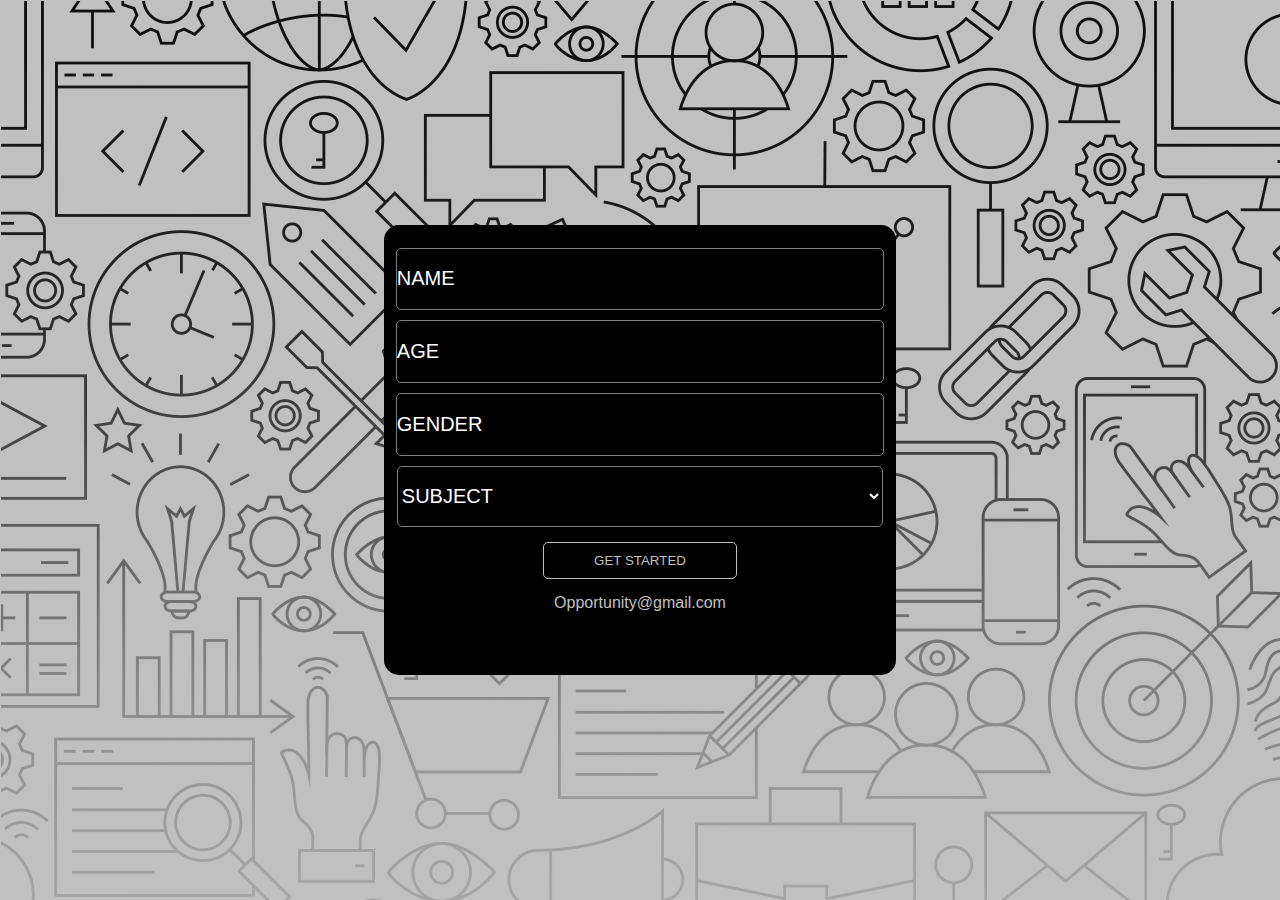
<file: Junior/index.html>
<!DOCTYPE html>
<html lang="en">
<head>
    <link rel="stylesheet" href="./index.css">
    <meta charset="UTF-8">
    <meta name="viewport" content="width=device-width, initial-scale=1.0">
    <title>Junior</title>
</head>
<body>
    <main class="Main">
        <div class="TestForm">
            <div class="TestForm-holder">
                <input type="text" placeholder="NAME">
                <input type="number" placeholder="AGE">
                <input type="text" placeholder="GENDER">
                <select name="SUBJECT" id="SUBJECT">
                    <option value="">SUBJECT</option>
                    <option value="MATHEMATICS">MATHEMATICS</option>
                    <option value="ENGLISH">ENGLISH</option>
                    <option value="FRENCH">FRENCH</option>
                    <option value="HISTORY">HISTORY</option>
                    <option value="BUSINESS STUDIES">BUSINESS STUDIES</option>
                    <option value="SOCIAL STUDIES">SOCIALSTUDIES</option>
                    <option value="BASIC TECHNOLOGY">BASIC TECHNOLOGY</option>
                    <option value="ICT">ICT</option>
                    <option value="LITERATURE">LITERATURE</option>
                    <option value="BASIC SCIENCE">BASIC SCIENCE</option>
                    <option value="CIVIC">CIVIC</option>
                </select>
                <a href="">
                    <button>GET STARTED</button>
                </a>
                <a class="Opp" href="">Opportunity@gmail.com</a>
            </div>
        </div>
    </main>
</body>
</html>
</file>
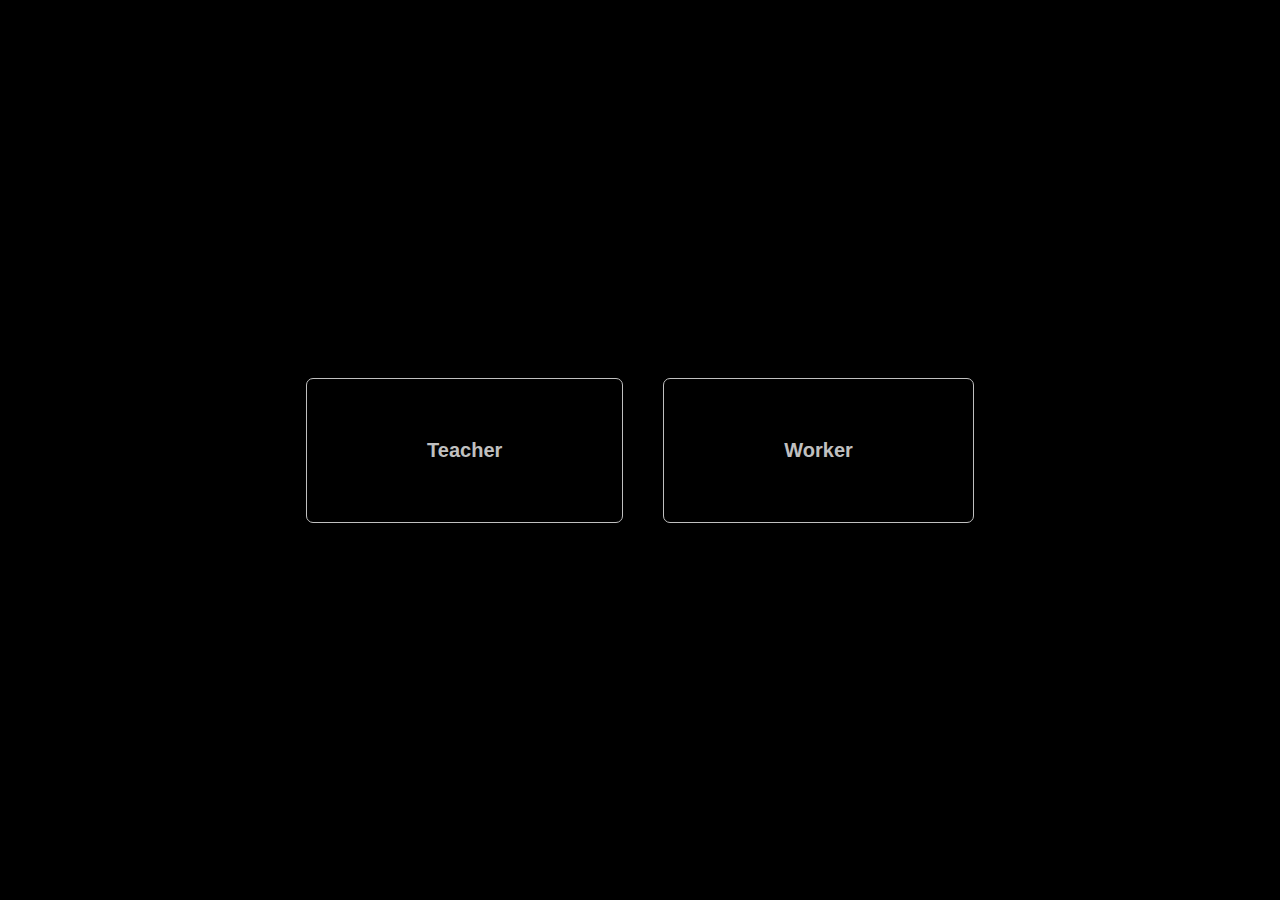
<file: Options/index.html>
<!DOCTYPE html>
<html lang="en">
<head>
    <link rel="stylesheet" href="./index.css">
    <meta charset="UTF-8">
    <meta name="viewport" content="width=device-width, initial-scale=1.0">
    <title>Test Page</title>
</head>
<body>
    <main class="Main">
        <a href="/FirstPhasePresentation/Dashboard/index.html"><button>Teacher</button></a>
        <a href="/FirstPhasePresentation/dashboard2/index.html"><button>Worker</button></a>
    </main>
</body>
</html>
</file>
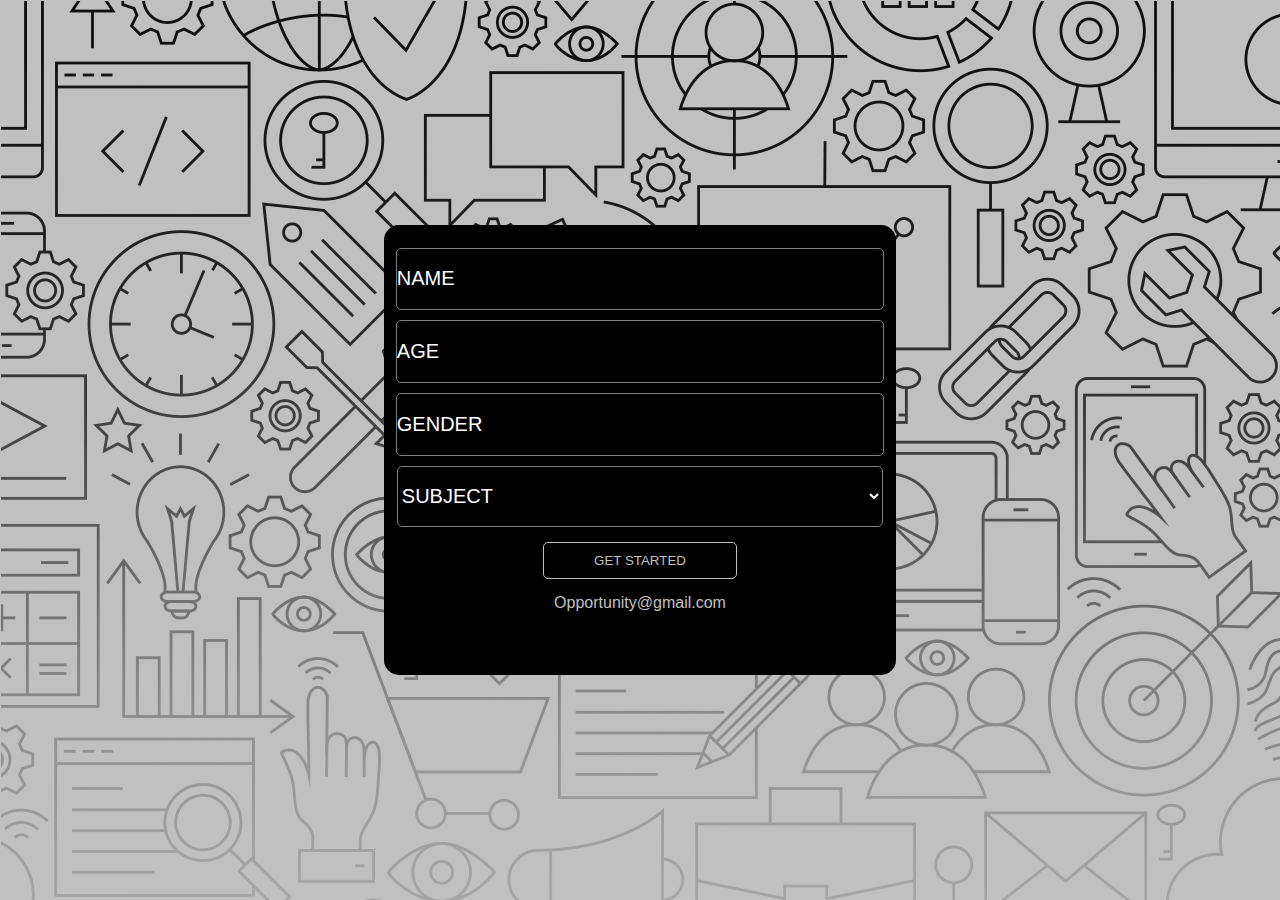
<file: Primary/index.html>
<!DOCTYPE html>
<html lang="en">
<head>
    <link rel="stylesheet" href="./index.css">
    <meta charset="UTF-8">
    <meta name="viewport" content="width=device-width, initial-scale=1.0">
    <title>Primary</title>
</head>
<body>
    <main class="Main">
        <div class="TestForm">
            <div class="TestForm-holder">
                <input type="text" placeholder="NAME">
                <input type="number" placeholder="AGE">
                <input type="text" placeholder="GENDER">
                <select name="SUBJECT" id="SUBJECT">
                    <option value="">SUBJECT</option>
                    <option value="MATHEMATICS">MATHEMATICS</option>
                    <option value="ENGLISH">ENGLISH</option>
                    <option value="VERBAL REASONING">VERBAL REASONING</option>
                    <option value="QUANTITATIVE ANALYSIS">QUANTITATIVE ANALYSIS</option>
                    <option value="SPELLING">SPELLING</option>
                    <option value="DICTION">DICTION</option>
                    <option value="MUSIC">MUSIC</option>
                    <option value="SOCIAL STUDIES">SOCIAL STUDIES</option>
                </select>
                <a href="">
                    <button>GET STARTED</button>
                </a>
                <a class="Opp" href="">Opportunity@gmail.com</a>
            </div>
        </div>
    </main>
</body>
</html>
</file>
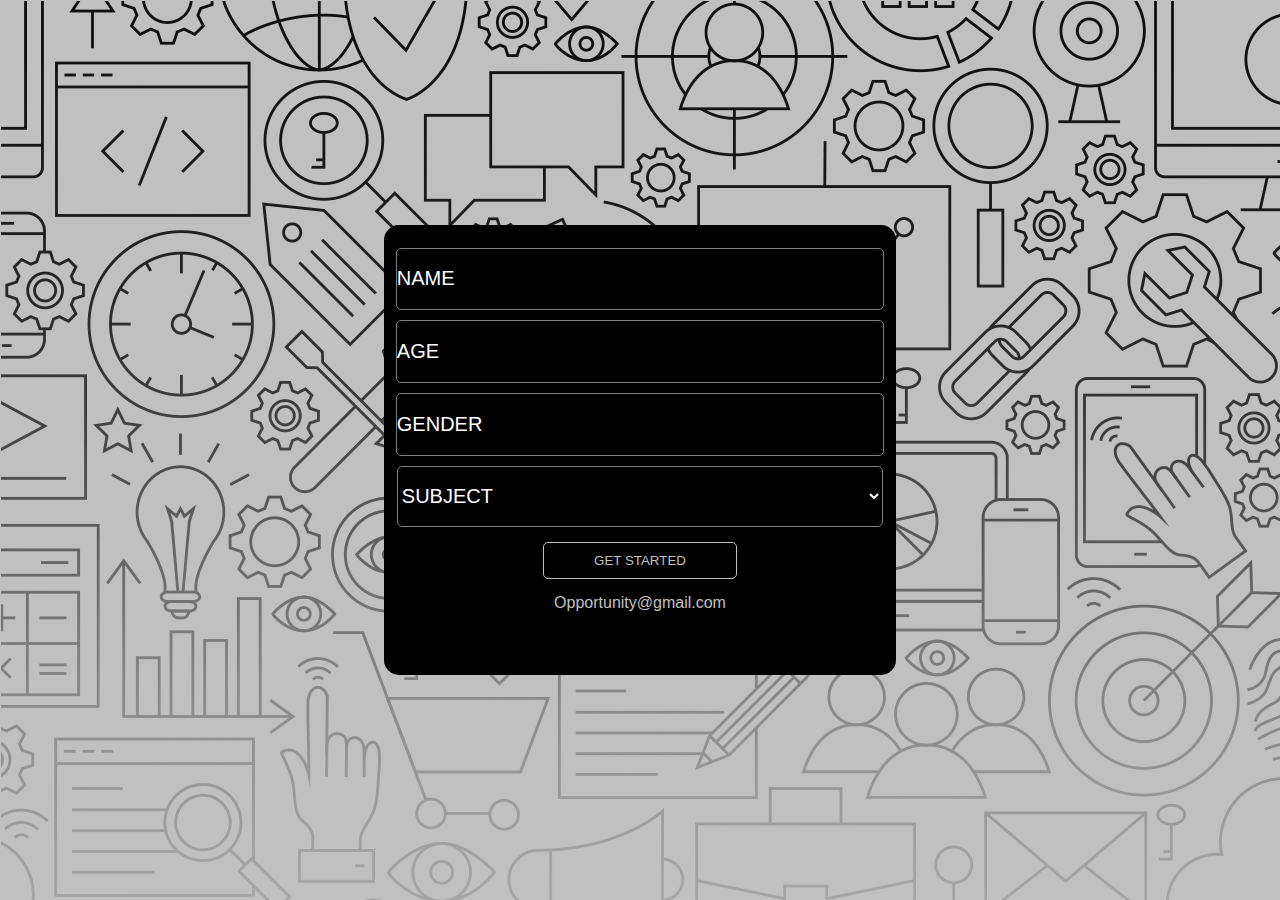
<file: Senior/index.html>
<!DOCTYPE html>
<html lang="en">
<head>
    <link rel="stylesheet" href="./index.css">
    <meta charset="UTF-8">
    <meta name="viewport" content="width=device-width, initial-scale=1.0">
    <title>Senior</title>
</head>
<body>
    <main class="Main">
        <div class="TestForm">
            <div class="TestForm-holder">
                <input type="text" placeholder="NAME">
                <input type="number" placeholder="AGE">
                <input type="text" placeholder="GENDER">
                <select name="SUBJECT" id="SUBJECT">
                    <option value="">SUBJECT</option>
                    <option value="MATHEMATICS">MATHEMATICS</option>
                    <option value="ENGLISH">ENGLISH</option>
                    <option value="BIOLOGY">BIOLOGY</option>
                    <option value="CHEMISTRY">CHEMISTRY</option>
                    <option value="PHYSICS">PHYSICS</option>
                    <option value="ACCOUNT">ACCOUNT</option>
                    <option value="COMMERCE">COMMERCE</option>
                    <option value="ICT">ICT</option>
                    <option value="LITERATURE">LITERATURE</option>
                    <option value="FISHERY">FISHERY</option>
                    <option value="CIVIC">CIVIC</option>
                </select>
                <a href="">
                    <button>GET STARTED</button>
                </a>
                <a class="Opp" href="">Opportunity@gmail.com</a>
            </div>
        </div>
    </main>
</body>
</html>
</file>
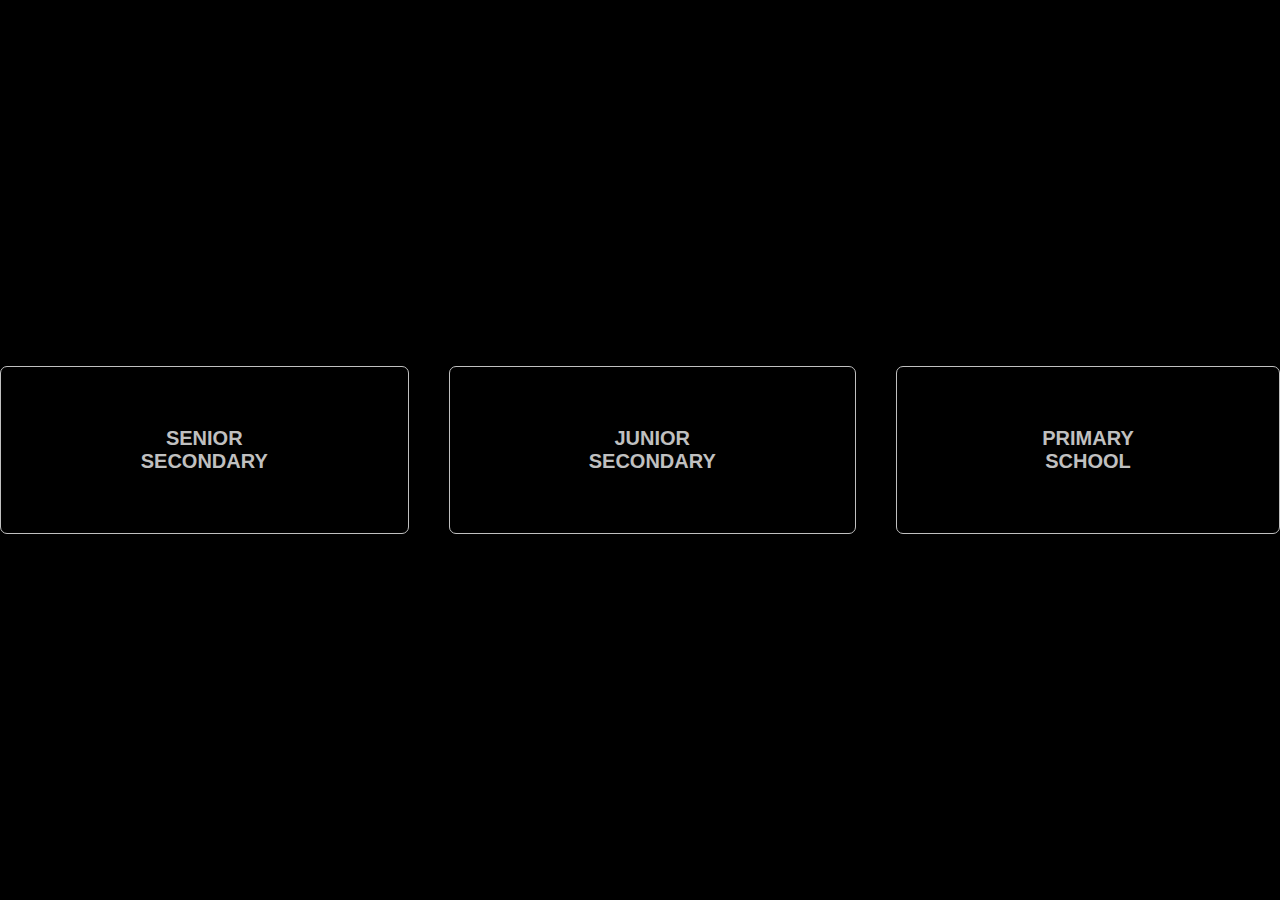
<file: Test/index.html>
<!DOCTYPE html>
<html lang="en">
<head>
    <link rel="stylesheet" href="./index.css">
    <meta charset="UTF-8">
    <meta name="viewport" content="width=device-width, initial-scale=1.0">
    <title>Test Page</title>
</head>
<body>
    <main class="Main">
        <a href="../Senior/index.html"><button>SENIOR SECONDARY</button></a>
        <a href="../Junior/index.html"><button>JUNIOR SECONDARY</button></a>
        <a href="../Primary/index.html"><button>PRIMARY SCHOOL</button></a>
    </main>
</body>
</html>
</file>
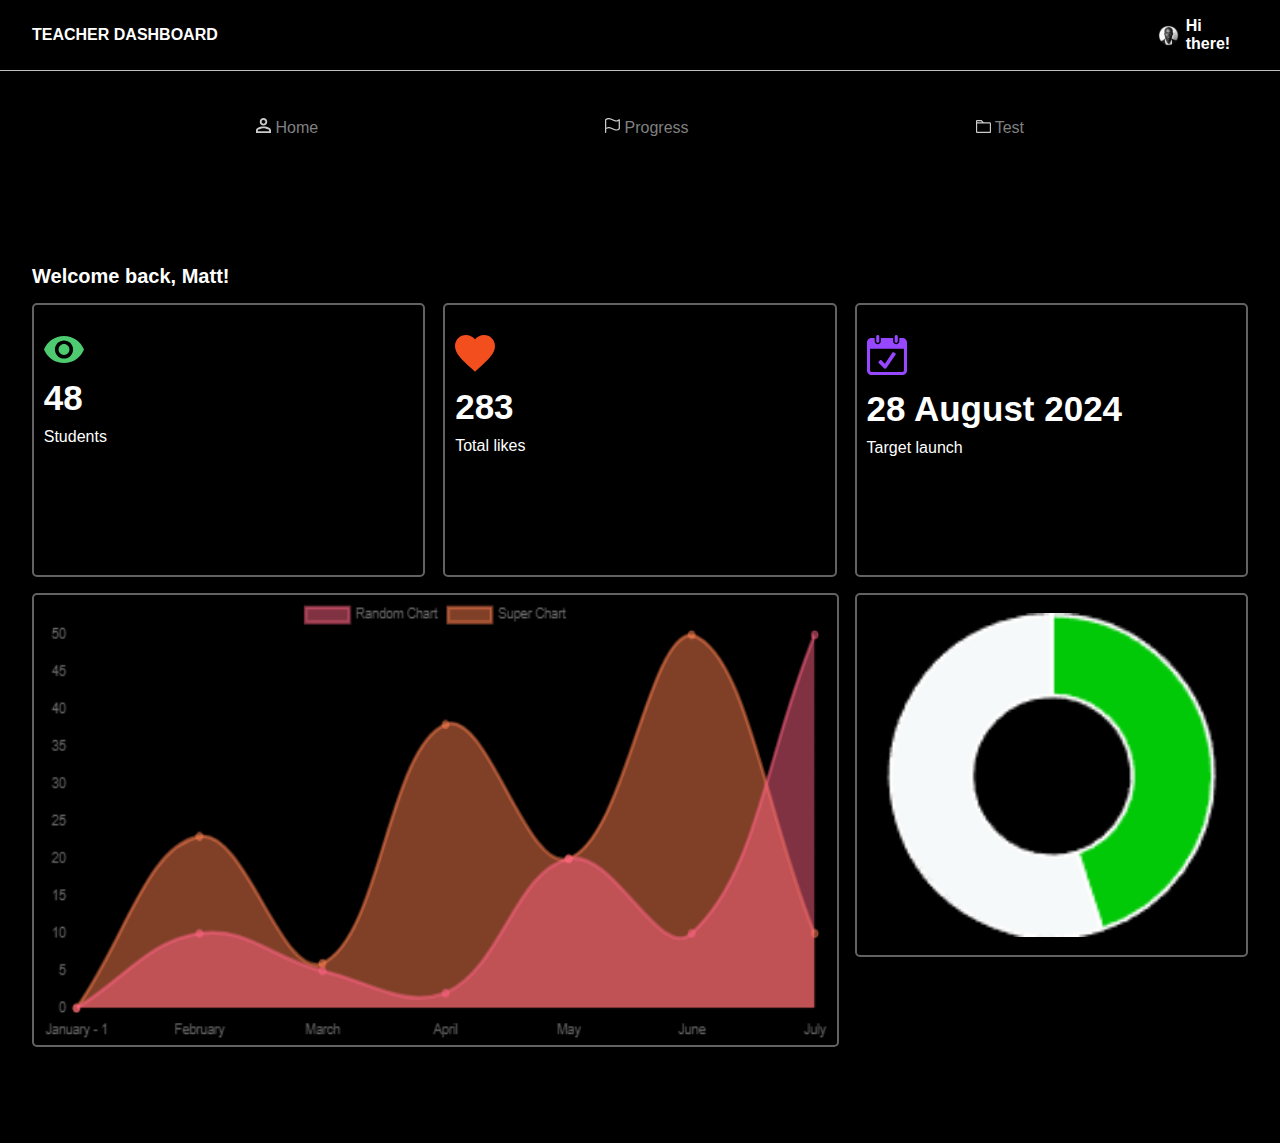
<file: FirstPhasePresentation/Dashboard/index.html>
<!DOCTYPE html>
<html lang="en">
  <head>
    <meta charset="UTF-8" />
    <meta name="viewport" content="width=device-width, initial-scale=1.0" />
    <title>Dashboard</title>
    <link rel="stylesheet" href="style.css" />
    <link rel="shortcut icon" href="../Dashboard/asset/icon.png" type="k-icon">
  </head>
  <body>
    <main>
      <header>
        <div class="Top-head">
          <div class="Top-head-wrap">
            <p>TEACHER  DASHBOARD</p>
            <div class="Profile">
              <img src="asset/WhatsApp Image 2024-08-28 at 10.13.07_98af9013.jpg" alt="" />
              <p>Hi there!</p>
            </div>
          </div>
        </div>
        <div class="Bottom-head">
          <div class="Bottom-head-wrap">
            <nav><a href="/Mainpage/index.html"><img class="Icons"  src="asset/Vector (6).svg" alt="" />    Home</a></nav>
           
            
            <nav><a href=""> <img class="Icons"  src="asset/Vector (4).svg" alt="">    Progress</a></nav>
            <nav><a href="/Test/index.html"> <img class="Icons"  src="asset/Vector (3).svg" alt=""> Test</a></nav>
            
          </div>
        </div>
      </header>
      <section class="Hero">
        <div class="Hero-wrapper">
          <p  class="Wlc">Welcome back, Matt!</p>
          <div class="Card-holder">
            <div class="Card-holder-wrap">
              <div class="Card">
                <div class="Card-wrap">
                  <img src="asset/Vector (7).svg" alt="" />
                  <h1>48</h1>
                  <p>Students</p>
                </div>
              </div>
              <div class="Card">
                <div class="Card-wrap">
                  <img src="asset/Vector (1).svg" alt="" />
                  <h1>283</h1>
                  <p>Total likes</p>
                </div>
              </div>
              <div class="Card">
                <div class="Card-wrap">
                  <img src="asset/wpf_today.svg" alt="" />
                  <h1>28 August 2024</h1>
                  <p>Target launch</p>
                </div>
              </div>
            </div>
          </div>
          <div class="Sec-card-holder">
            <div class="Graph">
              <img src="asset/graph.png" alt="" />
            </div>
            <div class="Sec-Card">
                <div class="Sec-Card-wrap">
                  <img src="asset/download.png" alt="" />
                </div>
          </div>
        </div>
      </section>
    </main>
  </body>
</html>
</file>
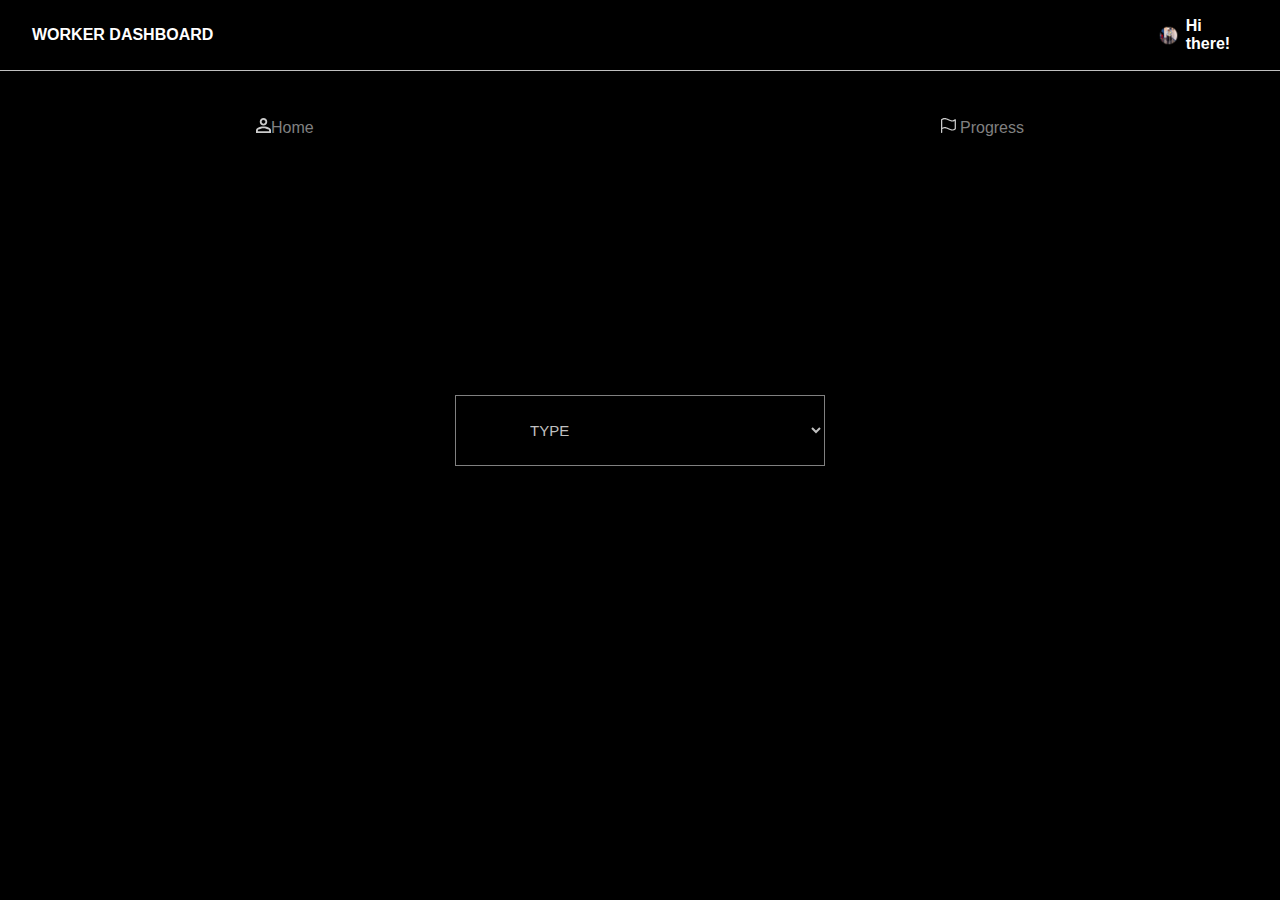
<file: FirstPhasePresentation/dashboard2/index.html>
<!DOCTYPE html>
<html lang="en">
<head>
    <link rel="stylesheet" href="./index.css">
    <meta charset="UTF-8">
    <meta name="viewport" content="width=device-width, initial-scale=1.0">
    <title>Dashboard</title>
</head>
<body>
    <main>
        <header>
          <div class="Top-head">
            <div class="Top-head-wrap">
              <p>WORKER  DASHBOARD</p>
              <div class="Profile">
                <img src="/FirstPhasePresentation/Dashboard/asset/WhatsApp Image 2024-2.jpg" alt="" />
                <p>Hi there!</p>
              </div>
            </div>
          </div>
          <div class="Bottom-head">
            <div class="Bottom-head-wrap">
              <nav><a href="/Mainpage/index.html"><img class="Icons"  src="/FirstPhasePresentation/Dashboard/asset/Vector (6).svg" alt="" />Home</a></nav>
             
              
              <nav><a href=""> <img class="Icons"  src="/FirstPhasePresentation/Dashboard/asset/Vector (4).svg" alt="">    Progress</a></nav>
             
              
            </div>
          </div>
        </header>
        <section class="Hero">
          <select name="" id="">
            <option value="">TYPE</option>
            <option value="COOK">COOK</option>
            <option value="SECETARY">SECETARY</option>
            <option value="LIBARIAN">LIBARIAN</option>
            <option value="BUSAR">BUSAR</option>
            <option value="CLEANER">CLEANER</option>
            <option value="HOSTEL MASTER/MISTRESS">HOSTEL MASTER/MISTRESS</option>
          </select>
          <a href=""></a>
        </section>
      </main>
</body>
</html>
</file>
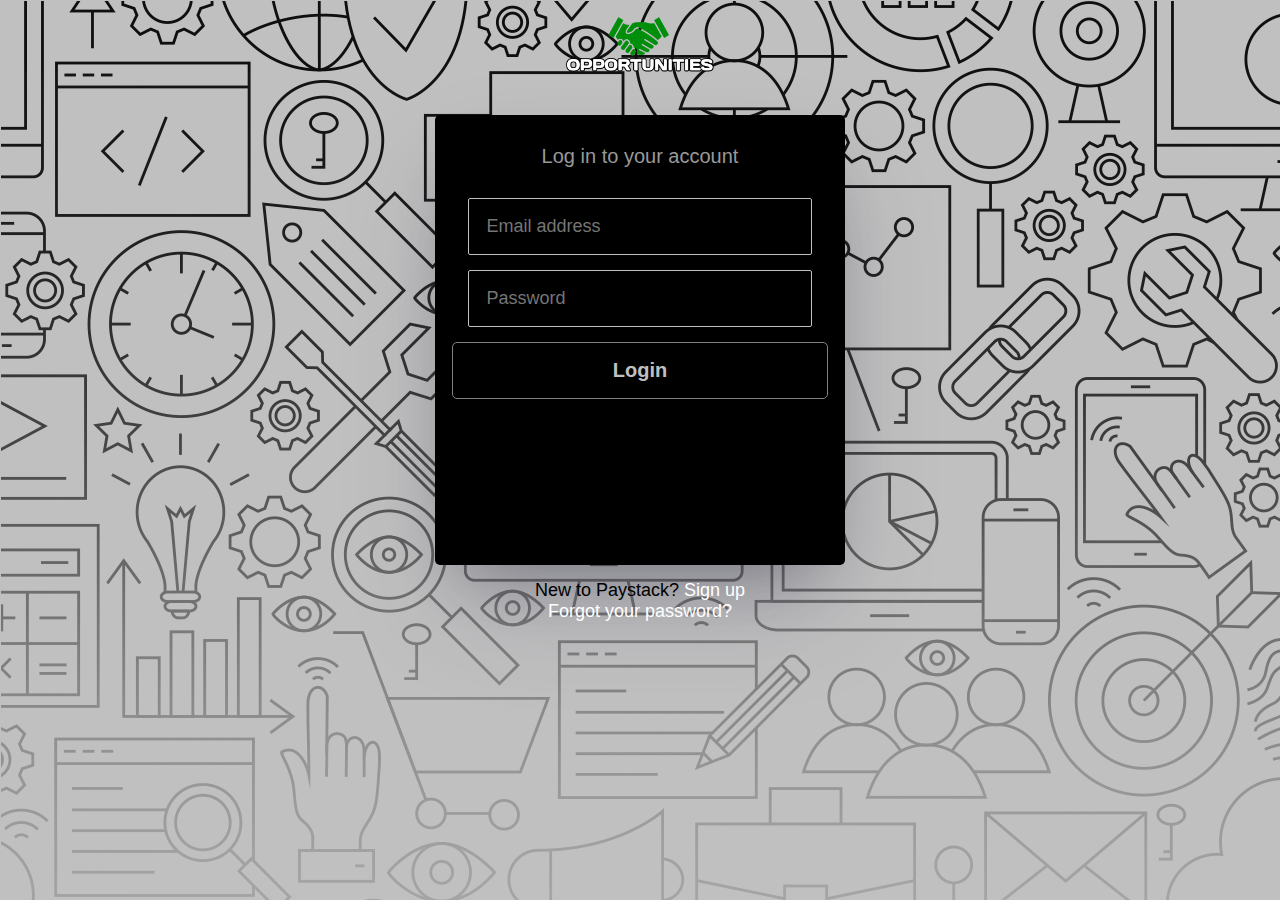
<file: FirstPhasePresentation/login/index.html>
<!DOCTYPE html>
<html lang="en">
  <head>
    <meta charset="UTF-8" />
    <meta name="viewport" content="width=device-width, initial-scale=1.0" />
    <title>Log in</title>
    <link rel="stylesheet" href="style.css" />
    <link rel="shortcut icon" href="../login/asset/icon.png" type="k-icon">
  </head>
  <body background="asset/Internet-Website-PNG-Photos.png">
    <main>
      <header><img src="asset/logo.png" alt="" /></header>
      <section class="Hero">
        <form class="Form-holder" action="">
          <p>Log in to your account</p>
          <input type="text" placeholder="Email address" />
          <input type="password" placeholder="Password" />
          <a href="/Options/index.html"><button>Login</button></a>
        </form>
        <p>New to Paystack?<a href="../Sign up/indext.html"> Sign up</a></p>
        <a href="">Forgot your password?</a>
      </section>
    </main>
  </body>
</html>
</file>
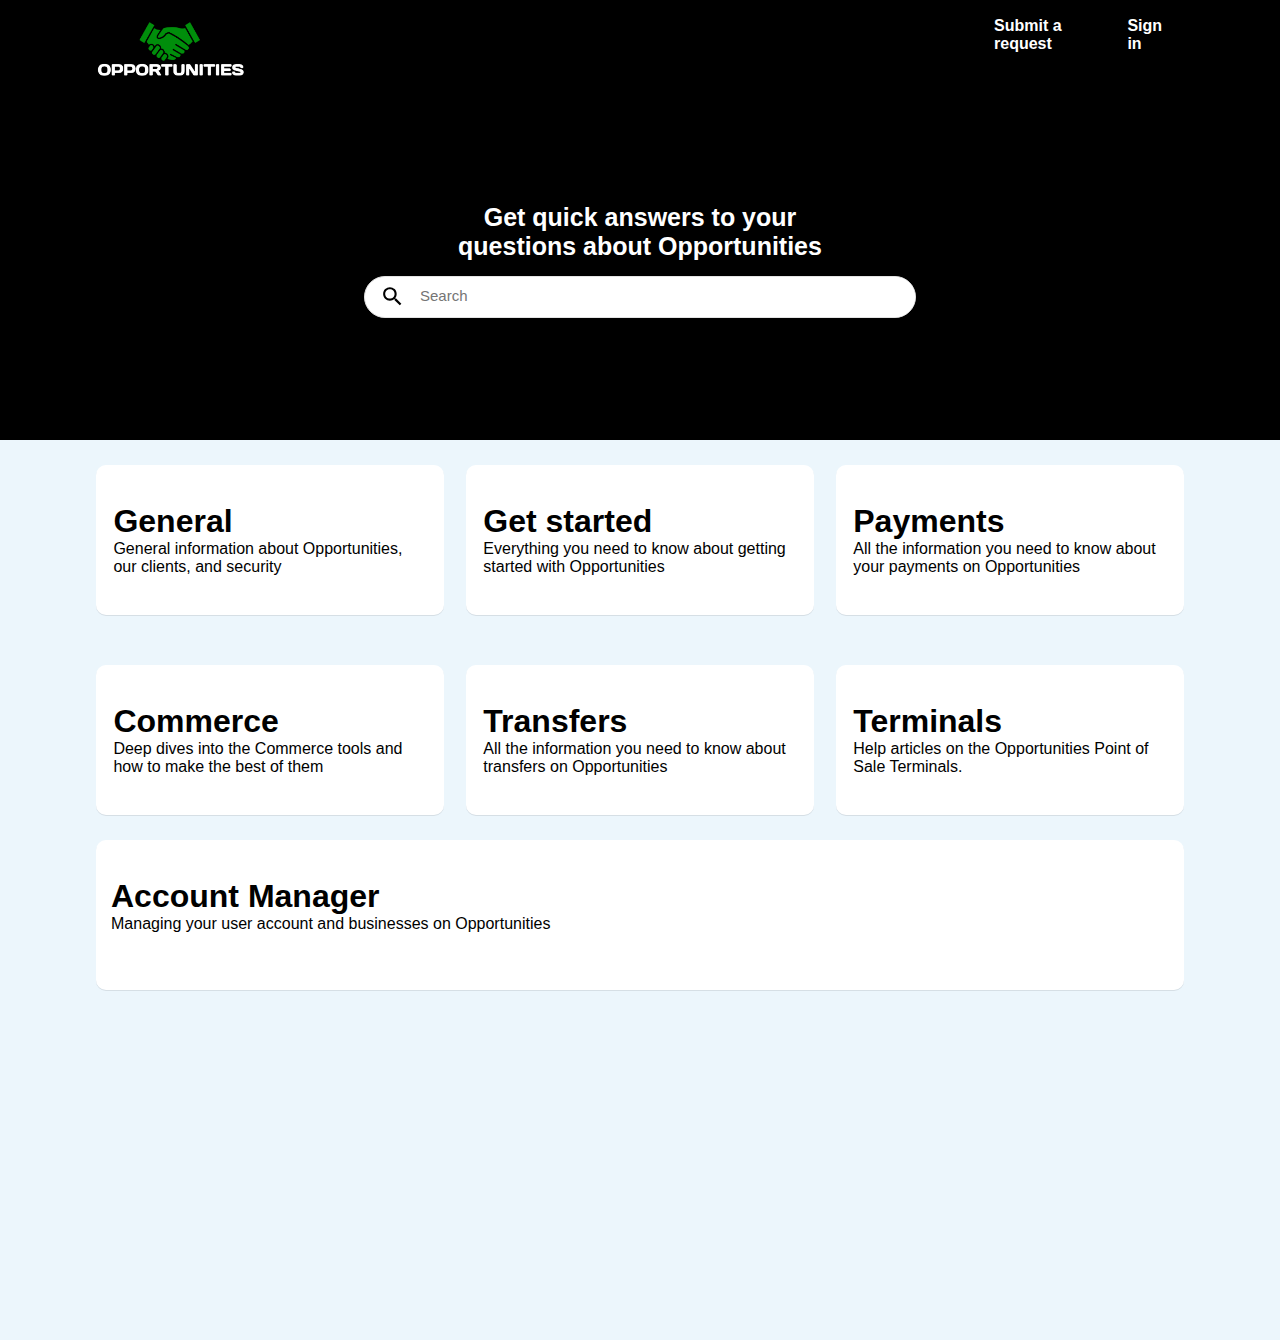
<file: FirstPhasePresentation/Support/index.html>
<!DOCTYPE html>
<html lang="en">
  <head>
    <meta charset="UTF-8" />
    <meta name="viewport" content="width=device-width, initial-scale=1.0" />
    <title>Support</title>
    <link rel="stylesheet" href="style.css" />
    <link rel="shortcut icon" href="../Support/asset/icon.png" type="k-icon">
  </head>
  <body>
    <main>
      <!-- <section class="wrapper"> -->
        <header>
          <div class="Head-wrap">
            <img src="asset/logo.png" alt="logo" />
            <nav>
              <a href="" class="Submit">Submit a request</a>
              <a href="../login/index.html" class="Sign-in">Sign in</a>
            </nav>
          </div>
        </header>
        <section>
          <div class="Hero">
            <div class="Hero-wrap">
                <p>Get quick answers to your questions about Opportunities</p>
                <div class="Searchbar">
                  <img class="M-glass" src="asset/4a681cc2-d263-4bd4-b624-9e3b29fc1f7f.svg" alt="">
                  <input class="Searchbar-Input" placeholder="Search"  type="search">
                </div>
            </div>
          </div>
          <div class="Hero-two">
            <div class="Hero-two-wrap">
                <div class="Card-Holder">
                <div class="Card">
                    <div class="Card-wrap">
                    <a href="">
                        <h1>General</h1>
                        <p>General information about Opportunities, our clients, and security</p>
                    </a>
                    </div>
                </div>
                <div class="Card">
                    <div class="Card-wrap">
                    <a href="">
                        <h1>Get started</h1>
                        <p>Everything you need to know about getting started with Opportunities </p>
                    </a>
                    </div>
                </div>
                <div class="Card">
                    <div class="Card-wrap">
                    <a href="">
                        <h1>Payments</h1>
                        <p>All the information you need to know about your payments on Opportunities</p>
                    </a>
                    </div>
                </div>
                <div class="Card">
                    <div class="Card-wrap">
                    <a href="">
                        <h1>Commerce</h1>
                        <p>Deep dives into the Commerce tools and how to make the best of them</p>
                    </a>
                    </div>
                </div>
                <div class="Card">
                    <div class="Card-wrap">
                    <a href="">
                        <h1>Transfers</h1>
                        <p>All the information you need to know about transfers on Opportunities</p>
                    </a>
                    </div>
                </div>
                <div class="Card">
                    <a href="">
                        <div class="Card-wrap">
                            <h1>Terminals</h1>
                            <p>Help articles on the Opportunities Point of Sale Terminals.</p>
                    </a>
                    </div>
                </div>
                </div>
                <div class="Card-Holder-two">
                    <div class="Card-two">
                    <div class="Card-two-wrap">
                        <a href="" class="">
                            <h1>Account Manager</h1>
                            <p>Managing your user account and businesses on Opportunities </p>
                        </a>
                    </div>
                </div>
                </div>
            </div>
          </div>
        </section>
      </section>
    </main>
  </body>
</html>
</file>
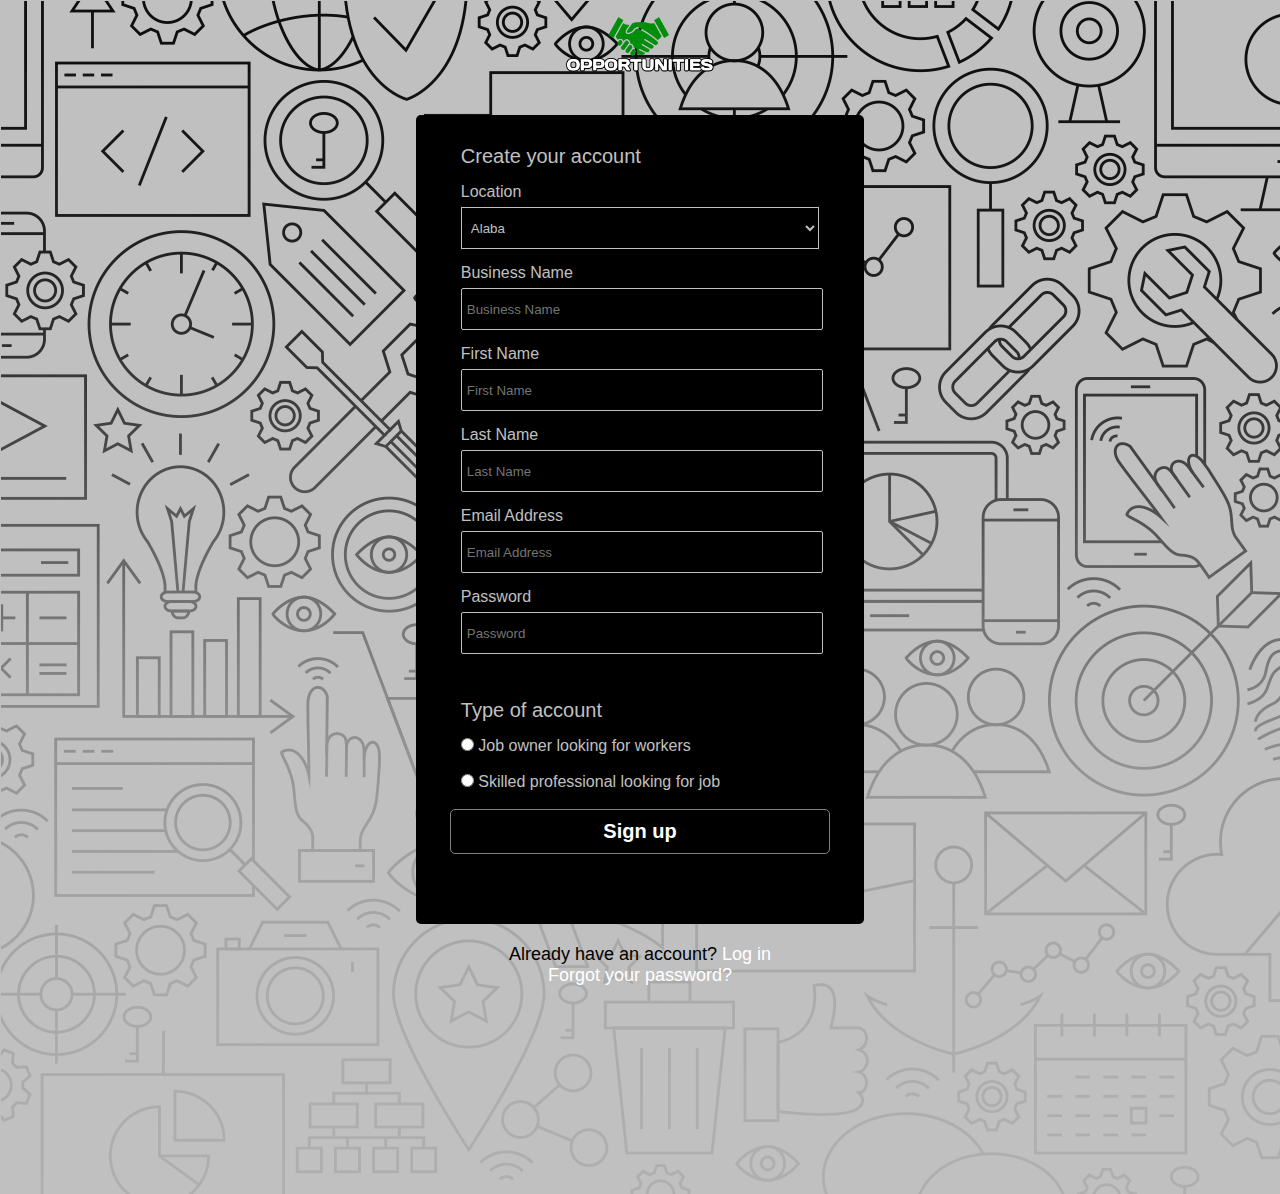
<file: FirstPhasePresentation/Sign up/indext.html>
<!DOCTYPE html>
<html lang="en">
  <head>
    <meta charset="UTF-8" />
    <meta name="viewport" content="width=device-width, initial-scale=1.0" />
    <title>Sign up</title>
    <link rel="stylesheet" href="style.css" />
    <link rel="shortcut icon" href="../Sign up/asset/icon.png" type="k-icon">
  </head>
  <body   background="asset/Internet-Website-PNG-Photos.png">
    <main>
      <header><img src="asset/logo.png" alt="" /></header>
      <section class="Hero">
        <form class="Form-holder" action="">
          <div class="form-wrapper">
            <p>Create your account</p>
            <div class="Input-one">
              <label for="Business">Location</label><br />
              <select id="select">
                <option value="" aria-required="false">Alaba</option>
                <option value="">Amukoko</option>
                <option value="">Safejo</option>
                <option value="">Ojo Road</option>
                <option value="">Boundary</option>
                <option value="">Wima</option>
                <option value="">Tolu</option>
                <option value="">Layeni</option>
              </select>
              <br />
              <label for="Business">Business Name</label>
              <input id="Business" type="text" placeholder="Business Name" />
              <label for="First-Name">First Name</label>
              <input id="First-Name" type="text"  placeholder="First Name" />
              <label for="Last-Name">Last Name</label>
              <input id="Last-Name" type="text"  placeholder="Last Name" />
              <label for="Email-Address">Email Address</label>
              <input id="Email-Address" type="text"  placeholder="Email Address" />
              <label for="Password">Password</label>
              <input id="Password" type="text"  placeholder="Password" />
            </div>
            <div class="Input-two">
              <p>Type of account</p>
              <input type="radio" id="radio1" name="rr" />
              <label for="radio1">Job owner looking for workers</label>
              <br /><br />
              <input type="radio" id="radio2" name="rr" />
              <label for="radio2">Skilled professional looking for job</label>
              <br /><br />
              <div class="Button-div">
                <a href="../Login/index.html">
                  <button type="button" onclick="location.href='../Login/index.html'">Sign up</button>
                </a>
              </div>
            </div>
          </div>
        </form>
        <footer>
          <p>Already have an account?<a href="../login/index.html"> Log in</a></p>
          <a href="">Forgot your password?</a>
      </section>
    </main>
  </body>
</html>
</file>
<file: About/index.css>
*{
    margin: 0;
    padding: 0;
}

.Main{
    height: 100%;
    width: 100%;
    background-color: black;
    color: silver;
}

@keyframes DropDown {
    from{
        transform: translateY(-200px);
    }
    to{
        transform: translateY(0);
    }
}

.DropDown{
    animation-name: DropDown;
    animation-duration: 3s;
    animation-timing-function: ease-in-out;
    animation-delay: 0s;
}

.Header{
    height: 9%;
    width: 100%;
    background-color: black;
    display: flex;
    justify-content: center;
    font-family: Arial, Helvetica, sans-serif;
    position: fixed;
    color: silver;
}

.Head-wrapper{
    height: 100%;
    width: 92%;
    background-color: black;
    display: flex;
    align-items: center;
    justify-content: space-between;
}

.Part1{
    height: 100%;
    width: 44%;
    /* background-color: silver; */
    display: flex;
    justify-content: space-between;
    align-items: center;

}

.Logo{
    height: 100%;
    width: 26%;
    /* background-color: black; */
}

.First{
    height: 100%;
    width: 72%;
    /* background-color: brown; */
    display: flex;
    align-items: center;
    /* justify-content: center; */
    gap: 23px;
    font-weight: 550;
   
    a{
        color: silver;
        font-size: 15px;
        text-decoration: none;
        
    }

    a:hover{
        color: rgb(90, 125, 240);
        transition-duration: 350ms;
        transition-delay: 150ms;
    }
}

.Part2{
    height: 100%;
    width: 40%;
    /* background-color: aqua; */
    display: flex;
    align-items: center;
    justify-content: space-between;
}

.Second{
    height: 100%;
    width: 55%;
    /* background-color: chocolate; */
    display: flex;
    align-items: center;
    gap: 23px;
    font-weight: 550;
    
    a{
        color: silver;
        font-size: 15px;
        text-decoration: none;
        
    }

    a:hover{
        color: rgb(90, 125, 240);
        transition-duration: 350ms;
        transition-delay: 150ms;
    }
}

.Accont{
    text-decoration: none;
    color: white;
}

.But{
    padding: 15px 16px;
    border: none;
    border-radius: 5px;
    font-size: 15px;
    font-weight: bold;
    color: white;
    background-color: rgb(9, 156, 9);
}

.But:hover{
    transform: translateY(-1px);
    background-color: rgb(9, 156, 9);
    transition: all 400ms;
}

.Flag{
    height: 100%;
    width: 6%;
    /* background-color: white; */
    display: flex;
    align-items: center;
    justify-content: center;
}

.Section{
    width: 100%;
    background-color: black;
    height: 100%;
    padding-top: 4.5%;
    display: flex;
    justify-content: center;
}

.Section-wrapper{
    width: 92%;
    background-color: black;
}

.section1{
    height: 60vh;
    width: 100%;
    background-color: black;
    margin-bottom: 20px;
    display: flex;
    justify-content: space-between;
    align-items: center;
}

.section2{
    height: 60vh;
    width: 100%;
    background-color: black;
    margin-bottom: 20px;
    display: flex;
    justify-content: space-between;
    align-items: center;
}

.section3{
    height: 60vh;
    width: 100%;
    background-color: black;
    margin-bottom: 20px;
    display: flex;
    justify-content: space-between;
    align-items: center;    
}

.section4{
    height: 60vh;
    width: 100%;
    background-color: black;
    margin-bottom: 20px;
    display: flex;
    justify-content: space-between;
    align-items: center;    
}

.One{
    height: 100%;
    width: 48%;
    display: flex;
    flex-direction: column;
    align-items: center;
    justify-content: center;

    h1{
        font-size: 40px;
        font-family: Arial, Helvetica, sans-serif;
    }

    p{
        font-size: 20px;
        padding-top: 30px;
        font-family: Arial, Helvetica, sans-serif;
    }
}

.Two{
    height: 100%;
    width: 48%;
    display: flex;
    flex-direction: column;
    align-items: center;
    justify-content: center;

    h1{
        font-size: 40px;
        font-family: Arial, Helvetica, sans-serif;
    }

    p{
        font-size: 20px;
        padding-top: 30px;
        font-family: Arial, Helvetica, sans-serif;
    }
}

.Footer{
    height: 150%;
    width: 100%;
    background-color: black;
    display: flex;
    justify-content: center;
    align-items: center;
    border-top: 1px solid silver;
    margin-top: 150px;
}

.Footer-wrapper{
    width: 90%;
    height: 100%;
    background-color: black;
}

.Start{
    height: 35%;
    width: 100%;
    background-color: black;
    display: flex;
    justify-content: space-between;
    align-items: center;
}

.Okay{
    width: 50%;
}

.Try{
    font-size: 19px;
    font-weight: 600;
    padding-bottom: 20px;
    color: silver;
}

.accept{
    font-size: 45px;
    font-weight: bold;
    color: silver;
}

.End{
    height: 55%;
    width: 100%;
    background-color: rgb(241,254,244);
}

.Daddy{
    height: 100%;
    width: 100%;
    background-color: black;
    display: flex;
    justify-content: space-between;
    align-items: center;
}

.Mommy{
    height: 70%;
    width: 24%;
    background-color: black ;
    display: flex;
    flex-direction: column;
}

p{
    font-size: 18px;
    font-weight: 800;
    padding-bottom: 30px;
    color: silver;
}

.Dd{
    margin-bottom: 40px;
    color: silver;
}

.Dd>a{
    text-decoration: none;
    color: silver   ;
    font-size: 14px;
    font-weight: 600;
}

.Dd>a:hover{
    color: blue;
    font-weight: 600;
    transition: all 400ms;
}

.For{
    padding-bottom: 30px;
}

.DD{
    padding-bottom: 10px;
}

.DD>a{
    text-decoration: none;
    color: blue;
    font-size: 14px;
    font-weight: 600;
}

.DD>a:hover{
    color: rgb(3, 3, 180);
}
</file>
<file: Customers/index.css>
*{
    margin: 0;
    padding: 0;
}

.Main{
    height: 100vh;
    width: 100%;
    background-color: black;
    font-family: Arial, Helvetica, sans-serif;
}

/* HEAD */

@keyframes DropDown {
    from{
        transform: translateY(-200px);
    }
    to{
        transform: translateY(0);
    }
}


.DropDown{
    animation-name: DropDown;
    animation-duration: 3s;
    animation-timing-function: ease-in-out;
    animation-delay: 0s;
}

.Header{
    height: 9%;
    width: 100%;
    background-color: black;
    display: flex;
    justify-content: center;
    font-family: Arial, Helvetica, sans-serif;
    position: fixed;
}

.Head-wrapper{
    height: 100%;
    width: 92%;
    /* background-color: orange; */
    display: flex;
    align-items: center;
    justify-content: space-between;
}

.Part1{
    height: 100%;
    width: 44%;
    /* background-color: silver; */
    display: flex;
    justify-content: space-between;
    align-items: center;

}

.Logo{
    height: 100%;
    width: 26%;
    /* background-color: black; */
}

.First{
    height: 100%;
    width: 72%;
    /* background-color: brown; */
    display: flex;
    align-items: center;
    /* justify-content: center; */
    gap: 23px;
    font-weight: 550;
   
    a{
        color: silver;
        font-size: 15px;
        text-decoration: none;
        
    }

    a:hover{
        color: rgb(90, 125, 240);
        transition-duration: 350ms;
        transition-delay: 150ms;
    }
}

.Part2{
    height: 100%;
    width: 40%;
    /* background-color: aqua; */
    display: flex;
    align-items: center;
    justify-content: space-between;
}

.Second{
    height: 100%;
    width: 55%;
    /* background-color: chocolate; */
    display: flex;
    align-items: center;
    gap: 23px;
    font-weight: 550;
    
    a{
        color: silver;
        font-size: 15px;
        text-decoration: none;
        
    }

    a:hover{
        color: rgb(90, 125, 240);
        transition-duration: 350ms;
        transition-delay: 150ms;  
    }
}

.Accont{
    text-decoration: none;
    color: white;
}

.But{
    padding: 15px 16px;
    border: none;
    border-radius: 5px;
    font-size: 15px;
    font-weight: bold;
    color: white;
    background-color: rgb(59,183,94);
}

.But:hover{
    transform: translateY(-1px);
    background-color: rgb(9, 156, 9);
    transition: all 400ms;
}

.Flag{
    height: 100%;
    width: 6%;
    /* background-color: white; */
    display: flex;
    align-items: center;
    justify-content: center;
}

/* HEAD ENDING */

/*BODY*/

@keyframes Bounce {
    0%{
        transform: translateY(0);
    }

    20%{
        transform: translateY(-20px);
    }

    40%{
        transform: translateY(0);
    }

    60%{
        transform: translateY(-40px);
    }

    80%{
        transform: translateY(0);
    }

    90%{
        transform: translateY(-20px);
    }
    
    100%{
        transform: translateY(0);
    }
}

.Bounce{
    animation-name: Bounce;
    animation-duration: 3s;
    animation-timing-function: ease-in-out;
    animation-delay: 0s;
}

.Section{
    height: 65%;
    width: 100%;
    background-color: silver;
    padding-top: 4.5%;
    display: flex;
    flex-direction: column;
    align-items: center;
    justify-content: center;
    font-family: Arial, Helvetica, sans-serif;
    color: rgb(1,27,51);
    margin-bottom: 8%;
    

    h1{
        font-size: 50px;
        font-weight: bolder;
        padding-bottom: 15px;
    }

    p{
        font-size: 22px;
        font-weight: 400;
        text-align: center;
    }
}

.Holder{
    /* height: 100%; */
    width: 100%;
    background-color: black;
    display: flex;
    justify-content: center;
    font-family: Arial, Helvetica, sans-serif;
}

.Holder-wrapper{
    width: 90%;
    background-color: black;
}

.Column{
    height: 50vh;
    width: 100%;
    background-color: black;
    margin-bottom: 20px;
    display: flex;
    justify-content: space-between;
}

.Row{
    height: 100%;
    width: 32%;
    background-color: black;
    border: 0.1px solid rgba(128, 128, 128, 0.261);
    border-radius: 5px;
    display: flex;
    justify-content: center;
    align-items: center;
}

.Row:hover{
    box-shadow: rgba(197, 196, 196, 0.359) 1px 1px 1px 1px;
    transition: all 400ms;
}

.Row-holder{
    height: 80%;
    width: 87%;
    background-color: black;
    color: silver   ;
}

.Dop{
    font-size: 17px;
    font-weight: 700;
    padding-top: 70px;
    color: silver;
}

h2{
    font-weight: bolder;
    padding-bottom: 70px;
    color: silver;
}

/* BODY ENDING */

/* FOOTER */

.Footer{
    height: 150%;
    width: 100%;
    background-color: black;
    display: flex;
    justify-content: center;
    align-items: center;
    border-top: 1px solid silver;
    /* margin-top: 70px; */
    font-family: Arial, Helvetica, sans-serif;
}

.Footer-wrapper{
    width: 90%;
    height: 100%;
    background-color: black;
}

.Start{
    height: 35%;
    width: 100%;
    background-color: black;
    display: flex;
    justify-content: space-between;
    align-items: center;
    color: silver;
}

.Okay{
    width: 50%;
}

.Try{
    font-size: 19px;
    font-weight: 600;
    padding-bottom: 20px;
}

.accept{
    font-size: 45px;
    font-weight: bold;
}

.End{
    height: 55%;
    width: 100%;
    background-color: black;
}

.Daddy{
    height: 100%;
    width: 100%;
    background-color: black;
    display: flex;
    justify-content: space-between;
    align-items: center;
}

.Mommy{
    height: 70%;
    width: 24%;
    background-color: black;
    color: silver;
    display: flex;
    flex-direction: column;
}

.Mommy>p{
    font-size: 18px;
    font-weight: 800;
    padding-bottom: 30px;
    color: silver;
}

.Dd{
    margin-bottom: 40px;
}

.Dd>a{
    text-decoration: none;
    color: silver;
    font-size: 14px;
    font-weight: 600;
}

.Dd>a:hover{
    color: blue;
    font-weight: 600;
    transition: all 400ms;
}

.For{
    padding-bottom: 30px;
}

.DD{
    padding-bottom: 10px;
}

.DD>a{
    text-decoration: none;
    color: blue;
    font-size: 14px;
    font-weight: 600;
}

.DD>a:hover{
    color: rgb(3, 3, 180);
}
</file>
<file: Junior/index.css>
*{
    margin: 0;
    padding: 0;
    font-family: "Gill Sans", "Gill Sans MT", Calibri, "Trebuchet MS", sans-serif;
}

.Main{
    height: 100vh;
    width: 100vw;
    background-image: url(../FirstPhasePresentation/login/asset/Internet-Website-PNG-Photos.png);
    background-color: silver;
    display: flex;
    justify-content: center;
    align-items: center;
}

.TestForm{
    height: 50%;
    width: 40%;
    background-color: black;
    border: none;
    border-radius: 15px;
    display: flex;
    justify-content: center;
    align-items: center;
}

.TestForm-holder{
    height: 90%;
    width: 95%;
    display: flex;
    flex-direction: column;
    align-items: center;
}

input{
    background-color: black;
    outline: none;
    width: 100%;
    height: 15%;
    margin-bottom: 10px;
    border: 1px solid grey;
    border-radius: 5px;
    color: white;
    font-size: 20px;
}

::placeholder{
    color: white;
}

select{
    outline: none;
    width: 100%;
    height: 15%;
    border: 1px solid grey;
    border-radius: 5px;
    font-size: 20px;
    color: white;
    background-color: black;
}

button{
    padding: 10px 50px;
    margin-top: 15px;
    border: 1px solid silver;
    border-radius: 5px;
    color: silver;
    background-color: black;
}

button:hover{
    transition-duration: 400ms;
    transition-timing-function: ease-out;
    background-color: silver;
    color: black;
    transition-delay: 0.2s;
    cursor: pointer;
    border: 1px solid black;
}

.Opp{
    text-decoration: none;
    margin-top: 15px;
    color: silver;
}

.Opp:hover{
    color: blue;
    transition-duration: 400ms;
    transition-delay: 0.2s;
}

option{
    color: silver;
    background-color: black;
}
</file>
<file: Options/index.css>
*{
    margin: 0;
    padding: 0;
}

.Main{
    height: 100vh;
    width: 100vw;
    background-color: black;
    display: flex;
    justify-content: center;
    align-items: center;
    gap: 40px;
}

button{
    padding: 60px 120px;
    background-color: black;
    border: 1px solid silver;
    border-radius: 7px;
    font-size: 20px;
    font-weight: 700;
    font-family: "Gill Sans", "Gill Sans MT", Calibri, "Trebuchet MS", sans-serif;
    color: silver;
}

button:hover{
    scale: 1.1;
    transition-duration: 400ms;
    transition-timing-function: ease-in-out;
    transition-delay: 0s;
}
</file>
<file: Primary/index.css>
*{
    margin: 0;
    padding: 0;
    font-family: "Gill Sans", "Gill Sans MT", Calibri, "Trebuchet MS", sans-serif;
}

.Main{
    height: 100vh;
    width: 100vw;
    background-image: url(../FirstPhasePresentation/login/asset/Internet-Website-PNG-Photos.png);
    background-color: silver;
    display: flex;
    justify-content: center;
    align-items: center;
}

.TestForm{
    height: 50%;
    width: 40%;
    background-color: black;
    border: none;
    border-radius: 15px;
    display: flex;
    justify-content: center;
    align-items: center;
}

.TestForm-holder{
    height: 90%;
    width: 95%;
    display: flex;
    flex-direction: column;
    align-items: center;
}

input{
    background-color: black;
    outline: none;
    width: 100%;
    height: 15%;
    margin-bottom: 10px;
    border: 1px solid grey;
    border-radius: 5px;
    color: white;
    font-size: 20px;
}

::placeholder{
    color: white;
}

select{
    outline: none;
    width: 100%;
    height: 15%;
    border: 1px solid grey;
    border-radius: 5px;
    font-size: 20px;
    color: white;
    background-color: black;
}
button{
    padding: 10px 50px;
    margin-top: 15px;
    border: 1px solid silver;
    border-radius: 5px;
    color: silver;
    background-color: black;
}

button:hover{
    transition-duration: 400ms;
    transition-timing-function: ease-out;
    background-color: silver;
    color: black;
    transition-delay: 0.2s;
    cursor: pointer;
    border: 1px solid black;
}

.Opp{
    text-decoration: none;
    margin-top: 15px;
    color: silver;
}

.Opp:hover{
    color: blue;
    transition-duration: 400ms;
    transition-delay: 0.2s;
}

option{
    color: silver;
    background-color: black;
}
</file>
<file: Senior/index.css>
*{
    margin: 0;
    padding: 0;
    font-family: "Gill Sans", "Gill Sans MT", Calibri, "Trebuchet MS", sans-serif;
}

.Main{
    height: 100vh;
    width: 100vw;
    background-image: url(../FirstPhasePresentation/login/asset/Internet-Website-PNG-Photos.png);
    background-color: silver;
    display: flex;
    justify-content: center;
    align-items: center;
}

.TestForm{
    height: 50%;
    width: 40%;
    background-color: black;
    border: none;
    border-radius: 15px;
    display: flex;
    justify-content: center;
    align-items: center;
}

.TestForm-holder{
    height: 90%;
    width: 95%;
    display: flex;
    flex-direction: column;
    align-items: center;
}

input{
    outline: none;
    width: 100%;
    height: 15%;
    margin-bottom: 10px;
    border: 1px solid grey;
    border-radius: 5px;
    color: white;
    font-size: 20px;
    background-color: black;
}

::placeholder{
    color: white;
}

select{
    outline: none;
    width: 100%;
    height: 15%;
    border: 1px solid grey;
    border-radius: 5px;
    font-size: 20px;
    color: white;
    background-color: black;
}

button{
    padding: 10px 50px;
    margin-top: 15px;
    border: 1px solid silver;
    border-radius: 5px;
    color: silver;
    background-color: black;
}

button:hover{
    transition-duration: 400ms;
    transition-timing-function: ease-out;
    background-color: silver;
    color: black;
    transition-delay: 0.2s;
    cursor: pointer;
    border: 1px solid black;
}

.Opp{
    text-decoration: none;
    margin-top: 15px;
    color: silver;
}

.Opp:hover{
    color: blue;
    transition-duration: 400ms;
    transition-delay: 0.2s;
}

option{
    color: white;
    background-color: black;
}
</file>
<file: Test/index.css>
*{
    margin: 0;
    padding: 0;
}

.Main{
    height: 100vh;
    width: 100vw;
    background-color: black;
    display: flex;
    justify-content: center;
    align-items: center;
    gap: 40px;
}

button{
    padding: 60px 120px;
    background-color: black;
    border: 1px solid silver;
    border-radius: 7px;
    font-size: 20px;
    font-weight: 700;
    font-family: "Gill Sans", "Gill Sans MT", Calibri, "Trebuchet MS", sans-serif;
    color: silver;
}

button:hover{
    scale: 1.1;
    transition-duration: 400ms;
    transition-timing-function: ease-in-out;
    transition-delay: 0s;
}
</file>
<file: FirstPhasePresentation/Dashboard/style.css>
* {
  margin: 0;
  padding: 0;
  font-family: "Gill Sans", "Gill Sans MT", Calibri, "Trebuchet MS", sans-serif;
}
a {
  text-decoration: none;
  color: grey;
}

body {
  background-color: #f1f6fd;
}

/* HEADER */
header {
  width: 100%;
  height: 25vh;
  background-color: black;
  position: relative;
}
.Top-head {
  height: 70px;
  width: 100%;
  border-bottom: 1px silver solid;
  display: flex;
  align-items: center;
  justify-content: center;
  background-color: black;
  color: white;
  position: fixed;
  p {
    font-weight: bold;
  }
}
.Bottom-head {
  padding-top: 60px;
  height: 60%;
  width: 100%;
  display: flex;
  align-items: center;
  justify-content: center;
}

/* PROFILE */
.Profile {
  height: 100%;
  width: 8%;
  display: flex;
  align-items: center;
  /* background-color: beige; */
  justify-content: space-between;
  .p {
    text-align: center;
  }
}

.Profile img {
  width: 35px;
  height: 35px;
}

/* BOTTOM HEAD */
.Bottom-head-wrap {
  width: 60%;
  height: 100%;
  display: flex;
  align-items: center;
  justify-content: space-between;
}
/* nav {
  display: flex;
  flex-direction: column;
  align-items: center;
  justify-content: center;
} */

.Icons {
  width: 15px;
}
/* .Spe-Icons {
  width: 15px;
} */

/* TOP WRAPPER */
.Top-head-wrap {
  display: flex;
  align-items: center;
  justify-content: space-between;
  width: 95%;
  height: 100%;
}

/* HERO */
.Hero {
  width: 100%;
  display: flex;
  align-items: center;
  justify-content: center;
  background-color: black;
}

/* HERO WRAPPER */
.Hero-wrapper {
  width: 95%;
  /* height: 50vh; */
  background-color: black;
}

.Hero-wrapper > p {
  font-size: 20px;
  padding-top: 40px;
  font-weight: bold;
  color: white;
}

/* CARD */
.Card-holder {
  width: 100%;
  height: 30vh;
  padding-top: 15px;
  display: flex;
  justify-content: center;
}

.Card {
  width: 32%;
  height: 100%;
  /* background-color: white; */
  display: flex;
  justify-content: center;
  border: silver solid 2px;
  border: rgba(128, 128, 128, 0.767) solid 2px;
  border-radius: 5px;
  /* box-shadow: rgba(136, 165, 191, 0.48) 6px 2px 16px 0px,
    rgba(255, 255, 255, 0.8) -6px -2px 16px 0px; */
    cursor: pointer;
}
.Card-wrap > img {
  width: 40px;
  padding-top: 30px;
  
}

.Card-wrap > h1 {
  padding-top: 10px;
  font-size: 35px;
  font-style: normal;
  color: white;
}

.Card-wrap > p {
  padding-top: 10px;
  color: white;
}

.Card-holder-wrap {
  width: 100%;
  height: 100%;
  display: flex;
  justify-content: space-between;
}
.Card-wrap {
  width: 95%;
  height: 100%;
}

/* GRAPH */
.Sec-card-holder {
  margin-top: 20px;
  margin-bottom: 100px;
  width: 100%;
  height: 50vh;
  background-color: black;
  display: flex;
  justify-content: space-between;
  
}
.Graph {
  width: 66%;
  height: 100%;
  background-color: black;
  display: flex;
  justify-content: center;
  border: rgba(128, 128, 128, 0.767) solid 2px;
  border-radius: 5px;
  /* box-shadow: rgba(136, 165, 191, 0.48) 6px 2px 16px 0px,
    rgba(255, 255, 255, 0.8) -6px -2px 16px 0px; */
    cursor: pointer;
}
.Graph > img {
  width: 98%;
}
.Sec-Card {
  width: 32%;
  height: 80%;
  background-color: black;
  display: flex;
  justify-content: center;
  align-items: center;
  border: rgba(128, 128, 128, 0.767) solid 2px;
  border-radius: 5px;
  /* box-shadow: rgba(136, 165, 191, 0.48) 6px 2px 16px 0px,
    rgba(255, 255, 255, 0.8) -6px -2px 16px 0px; */
    cursor: pointer;
}

.Sec-Card-wrap {
  width: 95%;
  height: 90%;
  display: flex;
  justify-content: center;
}
.Card:hover {
  border: silver 2px solid;
  transition: all 300ms;

}
.Sec-Card:hover {
  
  border: silver 2px solid;
  transition: all 300ms;
}
.Graph:hover {
  border: silver 2px solid;
  transition: all 300ms;
}
a:hover{
  color: white;
  transition: all 300ms;
}
</file>
<file: FirstPhasePresentation/dashboard2/index.css>
* {
    margin: 0;
    padding: 0;
    font-family: "Gill Sans", "Gill Sans MT", Calibri, "Trebuchet MS", sans-serif;
  }
  a {
    text-decoration: none;
    color: grey;
  }
  
  body {
    background-color: black;
  }
  
  /* HEADER */
  header {
    width: 100%;
    height: 25vh;
    background-color: black;
    position: relative;
  }
  .Top-head {
    height: 70px;
    width: 100%;
    border-bottom: 1px silver solid;
    display: flex;
    align-items: center;
    justify-content: center;
    background-color: black;
    color: white;
    position: fixed;
    p {
      font-weight: bold;
    }
  }
  .Bottom-head {
    padding-top: 60px;
    height: 60%;
    width: 100%;
    display: flex;
    align-items: center;
    justify-content: center;
  }
  
  /* PROFILE */
  .Profile {
    height: 100%;
    width: 8%;
    display: flex;
    align-items: center;
    /* background-color: beige; */
    justify-content: space-between;
    .p {
      text-align: center;
    }
  }
  
  .Profile img {
    width: 35px;
    height: 35px;
  }
  
  /* BOTTOM HEAD */
  .Bottom-head-wrap {
    width: 60%;
    height: 100%;
    display: flex;
    align-items: center;
    justify-content: space-between;
  }
  /* nav {
    display: flex;
    flex-direction: column;
    align-items: center;
    justify-content: center;
  } */
  
  .Icons {
    width: 15px;
  }
  /* .Spe-Icons {
    width: 15px;
  } */
  
  /* TOP WRAPPER */
  .Top-head-wrap {
    display: flex;
    align-items: center;
    justify-content: space-between;
    width: 95%;
    height: 100%;
  }
  
  /* HERO */
  .Hero {
    width: 100%;
    display: flex;
    align-items: center;
    justify-content: center;
    background-color: black;
    height: 100%;
    font-family: Arial, Helvetica, sans-serif;
  }
  
  /* HERO WRAPPER */
  .Hero-wrapper {
    width: 95%;
    /* height: 50vh; */
    background-color: black;
  }
  
  .Hero-wrapper > p {
    font-size: 20px;
    padding-top: 40px;
    font-weight: bold;
    color: white;
  }
  
  /* CARD */
  .Card-holder {
    width: 100%;
    height: 30vh;
    padding-top: 15px;
    display: flex;
    justify-content: center;
  }
  
  .Card {
    width: 32%;
    height: 100%;
    /* background-color: white; */
    display: flex;
    justify-content: center;
    border: silver solid 2px;
    border: rgba(128, 128, 128, 0.767) solid 2px;
    border-radius: 5px;
    /* box-shadow: rgba(136, 165, 191, 0.48) 6px 2px 16px 0px,
      rgba(255, 255, 255, 0.8) -6px -2px 16px 0px; */
      cursor: pointer;
  }
  .Card-wrap > img {
    width: 40px;
    padding-top: 30px;
    
  }
  
  .Card-wrap > h1 {
    padding-top: 10px;
    font-size: 35px;
    font-style: normal;
    color: white;
  }
  
  .Card-wrap > p {
    padding-top: 10px;
    color: white;
  }
  
  .Card-holder-wrap {
    width: 100%;
    height: 100%;
    display: flex;
    justify-content: space-between;
  }
  .Card-wrap {
    width: 95%;
    height: 100%;
  }
  
  /* GRAPH */
  .Sec-card-holder {
    margin-top: 20px;
    margin-bottom: 100px;
    width: 100%;
    height: 50vh;
    background-color: black;
    display: flex;
    justify-content: space-between;
    
  }
  .Graph {
    width: 66%;
    height: 100%;
    background-color: black;
    display: flex;
    justify-content: center;
    border: rgba(128, 128, 128, 0.767) solid 2px;
    border-radius: 5px;
    /* box-shadow: rgba(136, 165, 191, 0.48) 6px 2px 16px 0px,
      rgba(255, 255, 255, 0.8) -6px -2px 16px 0px; */
      cursor: pointer;
  }
  .Graph > img {
    width: 98%;
  }
  .Sec-Card {
    width: 32%;
    height: 80%;
    background-color: black;
    display: flex;
    justify-content: center;
    align-items: center;
    border: rgba(128, 128, 128, 0.767) solid 2px;
    border-radius: 5px;
    /* box-shadow: rgba(136, 165, 191, 0.48) 6px 2px 16px 0px,
      rgba(255, 255, 255, 0.8) -6px -2px 16px 0px; */
      cursor: pointer;
  }
  
  .Sec-Card-wrap {
    width: 95%;
    height: 90%;
    display: flex;
    justify-content: center;
  }
  .Card:hover {
    border: silver 2px solid;
    transition: all 300ms;
  
  }
  .Sec-Card:hover {
    
    border: silver 2px solid;
    transition: all 300ms;
  }
  .Graph:hover {
    border: silver 2px solid;
    transition: all 300ms;
  }
  a:hover{
    color: white;
    transition: all 300ms;
  }

  select{
    padding: 25px 70px;
    font-size: 15px;
    color: silver;
    border: 1px solid grey;
    background-color: black;
    outline: none;
    margin-top: 170px;
    font-family: Arial, Helvetica, sans-serif;
  }

  option{
    color: black;
    background-color: silver;
    border: none;
    border-radius: 7px;
    padding-bottom: 5px;
    font-family: Arial, Helvetica, sans-serif;
  }
</file>
<file: FirstPhasePresentation/login/style.css>
* {
  margin: 0;
  padding: 0;
  font-family: "Gill Sans", "Gill Sans MT", Calibri, "Trebuchet MS", sans-serif;
}

body {
  width: 100vw;
  height: 100vh;
  background-color: silver;
}

/* MAIN */
main {
  width: 100%;
  /* height: 100%; */
}

/* HEADER */
header {
  height: 90px;
  width: 100%;
  /* background-color: #0d2a45; */
  display: flex;
  justify-content: center;
  align-items: center;
  img {
    width: 150px;
  }
}

/* HERO */
.Hero {
  width: 100%;
  height: 70%;
  display: flex;
  flex-direction: column;
  align-items: center;
  /* background-color: #0d2a45; */
}

.Hero p {
  color: black;
  font-size: 18px;
  margin-top: 15px;
}
.Hero a {
  color: white;
  font-size: 18px;
  text-decoration: none;
}

/* FORM HOLDER */
.Form-holder {
  width: 32%;
  height: 50vh;
  background-color: black;
  margin-top: 25px;
  border-radius: 5px;
  display: flex;
  flex-direction: column;
  align-items: center;
  /* justify-content: center; */
  gap: 15px;
  box-shadow: rgba(50, 50, 93, 0.25) 0px 50px 100px -20px,
    rgba(0, 0, 0, 0.3) 0px 30px 60px -30px;
}
.Form-holder p {
  font-size: 20px;
  color: #999999;
  margin-top: 30px;
  margin-bottom: 15px;
}
/* INPUT */
input {
  width: 75%;
  padding: 17px;
  border-radius: 2px;
  border: silver 1px solid;
  font-size: 18px;
  outline: none;
  background-color: black;
}
/* BUTTON */
button {
  padding: 16px 160px;
  border-radius: 5px;
  border: 1px solid grey;
  background-color: black;
  color: silver;
  font-weight: bold;
  font-size: 20px;
  cursor: pointer;
  transition: all 350ms;
}
button:hover {
  background-color: rgb(29, 28, 28);
  transition: all 350ms;
}
/* input:hover {
  filter: drop-shadow(0 0 8px black);
  scale: 1.2;
} */
</file>
<file: FirstPhasePresentation/Support/style.css>
* {
  margin: 0;
  padding: 0;
  font-family: "Gill Sans", "Gill Sans MT", Calibri, "Trebuchet MS", sans-serif;
}

/* BODY */


/* MAIN */
main {
  width: 100%;
  background-color: #0d2a45;
  position: relative;
}

/* WRAPPER */
/* .wrapper {
  width: 85%;
  background-color: red;
} */

/* HEADER */
header {
  width: 100%;
  height: 80px;
  background-color: black;
  display: flex;
  justify-content: center;
  position: fixed;
  /* position: relative; */
  /* background-image: url(asset/Internet-Website-PNG-Photos.png); */
}

/* HEADER WRAP */
.Head-wrap {
  width: 85%;
  height: 100%;
  /* background-color: #ecf6fc; */
  display: flex;
  justify-content: space-between;
  align-items: center;
}

/* HEADER LOGO */
.Head-wrap > img {
  width: 150px;
  padding-top: 20px;
}

/* NAVE */
nav {
  padding-bottom: 10px;
  width: 200px;
  display: flex;
  justify-content: space-between;
}

/* END OF SECTION */

/* HERO */
.Hero {
  width: 100%;
  height: 40vh;
  display: flex;
  justify-content: center;
  background-color: black;
  /* background-image: url(asset/Internet-Website-PNG-Photos.png); */
  padding-top: 80px;
  /* position: sticky;
  top: -80px; */
}

/* HERO WRAP */
.Hero-wrap {
  width: 85%;
  height: 100%;
  display: flex;
  flex-direction: column;
  justify-content: center;
  align-items: center;
  /* background-color: #ecf6fc; */
}
.Submit {
  color: white;
  padding: 12px 10px;
  border-radius: 50px;
  cursor: pointer;
  font-weight: bold;
}
.Sign-in {
  color: white;
  padding: 12px 10px;
  border-radius: 50px;
  cursor: pointer;
  font-weight: bold;
}

/* SEARCH BAR */
.Searchbar {
  width: 550px;
  height: 40px;
  background-color: white;
  border-radius: 50px;
  margin-top: 15px;
  border: rgb(227, 227, 227) 0.25px solid;
  display: flex;
  align-items: center;
}
.M-glass {
  width: 25px;
  margin-right: 15px;
  margin-left: 15px;
  /* margin-top: 3px; */
}

.Searchbar-Input {
  height: 100%;
  flex: 1;
  border: none;
  border-radius: 50px;
  outline: none;
}
.Searchbar-Input::placeholder {
  font-size: 15px;
}

.Hero-wrap > p {
  font-size: 25px;
  width: 400px;
  text-align: center;
  font-weight: 600;
  color: white;
}

/* HERO TWO */
.Hero-two {
  width: 100%;
  height: 100vh;
  display: flex;
  justify-content: center;
  background-color: #ecf6fc;
}
.Hero-two-wrap {
  width: 85%;
  height: 100%;
  /* display: flex; */
  background-color: #ecf6fc;
}

/* CARD HOLDER */
.Card-Holder {
  width: 100%;
  height: 400px;
  /* background-color: aqua; */
  display: flex;
  flex-wrap: wrap;
  justify-content: space-between;
  align-items: center;
}

/* CARD */
.Card {
  width: 32%;
  height: 150px;
  background-color: white;
  border-radius: 10px;
  display: flex;
  justify-content: center;
  align-items: center;
  box-shadow: rgba(17, 17, 26, 0.1) 0px 1px 0px;
  /* cursor: pointer; */
}

/* CARD WRAP */
.Card-wrap {
  display: flex;
  flex-direction: column;
  gap: 5px;
  width: 90%;
  height: 50%;
}

/* CARD HOLDER TWO */
.Card-Holder-two {
  width: 100%;
  height: 150px;
}

/* CARD TWO */
.Card-two {
  width: 100%;
  height: 150px;
  background-color: white;
  border-radius: 10px;
  display: flex;

  align-items: center;
  box-shadow: rgba(17, 17, 26, 0.1) 0px 1px 0px;
}
.Card-wrap > p {
  cursor: pointer;
}
.Card-wrap > h1 {
  cursor: pointer;
}

/* CARD TWO WRAP */
.Card-two-wrap {
  display: flex;
  flex-direction: column;
  gap: 5px;
  width: 90%;
  height: 50%;
  padding-left: 15px;
}

/* HOVER EFFECTS */
.Card:hover {
  border: silver 1px solid;
}
a > h1:hover {
  color: blue;
}
/* .Card-wrap > p:hover {

} */
.Card-two:hover {
  border: silver 1px solid;
  animation: none;
  transition: all 350ms;
}
a {
  text-decoration: none;
  color: black;
}
.Submit:hover {
  background-color: #008e0b;
  box-shadow: none;
  color: white;
  transition: all 350ms;
  /* border: #ecf6fc 2px solid; */
}
.Sign-in:hover {
  background-color: #008e0b;
  box-shadow: none;
  color: white;
  transition: all 350ms;
  /* border: #ecf6fc 2px solid; */
}
</file>
<file: FirstPhasePresentation/Sign up/style.css>
* {
  margin: 0;
  padding: 0;
  font-family: "Gill Sans", "Gill Sans MT", Calibri, "Trebuchet MS", sans-serif;
}

body {
  background-color: silver;
}

/* MAIN */
main {
  width: 100%;
  color: silver;
  /* position: relative; */
}

/* HEADER */
header {
  height: 90px;
  width: 100%;
  background-color: silver;
  background-image: url(asset/Internet-Website-PNG-Photos.png);
  display: flex;
  justify-content: center;
  align-items: center;
  /* position: fixed; */
  img {
    width: 150px;
  }
}

/* HERO */
.Hero {
  width: 100%;
  /* height: 70%; */
  display: flex;
  flex-direction: column;
  align-items: center;
  /* background-color: #0d2a45; */
  /* padding-top: 80px; */
}

/* FORM HOLDER */
.Form-holder {
  width: 35%;
  background-color: black;
  margin-top: 25px;
  border-radius: 5px;
  display: flex;
  justify-content: center;
}

.form-wrapper {
  width: 80%;
  /* background-color: #999999; */
}
.Form-holder p {
  font-size: 20px;
  color: silver;
  margin-top: 30px;
  margin-bottom: 15px;
}

/* INPUT */
/* .Input-one {
} */

.Input-one input {
  width: 99%;
  height: 40px;
  padding-left: 5px;
  margin-top: 6px;
  margin-bottom: 15px;
  outline: none;
  border: silver 1px solid;
  border-radius: 2px;
  color: silver;
  background-color: black;
}

.Input-one select {
  width: 100%;
  height: 42px;
  padding-left: 5px;
  margin-top: 6px;
  margin-bottom: 15px;
  outline: none;
  color: silver;
  border: silver 1px solid;
  background-color: black;
}
/* #select {
  width: 99%;
  height: 40px;
  padding-left: 5px;
  margin-top: 10px;
} */
#select option {
  font-size: 15px;
  padding: 5px;
  color: silver;
}

/* input:hover {
  border: rgb(0, 81, 255) 1px solid;
} */

/* BUTTON */
.Button-div {
  width: 100%;
  display: flex;
  justify-content: center;
  margin-bottom: 70px;
  align-items: center;
}

button {
  /* padding: 12px 160px; */
  width: 380px;
  height: 45px;
  border-radius: 5px;
  border: 1px solid grey;
  background-color: black;
  color: white;
  font-weight: bold;
  font-size: 20px;
  cursor: pointer;
  transition: all 350ms;
}
button:hover {
  background-color: rgb(29, 28, 28);
  transition: all 350ms;
}

/* FOOTER */
footer {
  width: 100%;
  height: 30vh;
  display: flex;
  flex-direction: column;
  align-items: center;
  p {
    color: black;
    font-size: 18px;
    margin-top: 20px;
  }
  a {
    color: white;
    font-size: 18px;
    text-decoration: none;
  }
}
</file>
